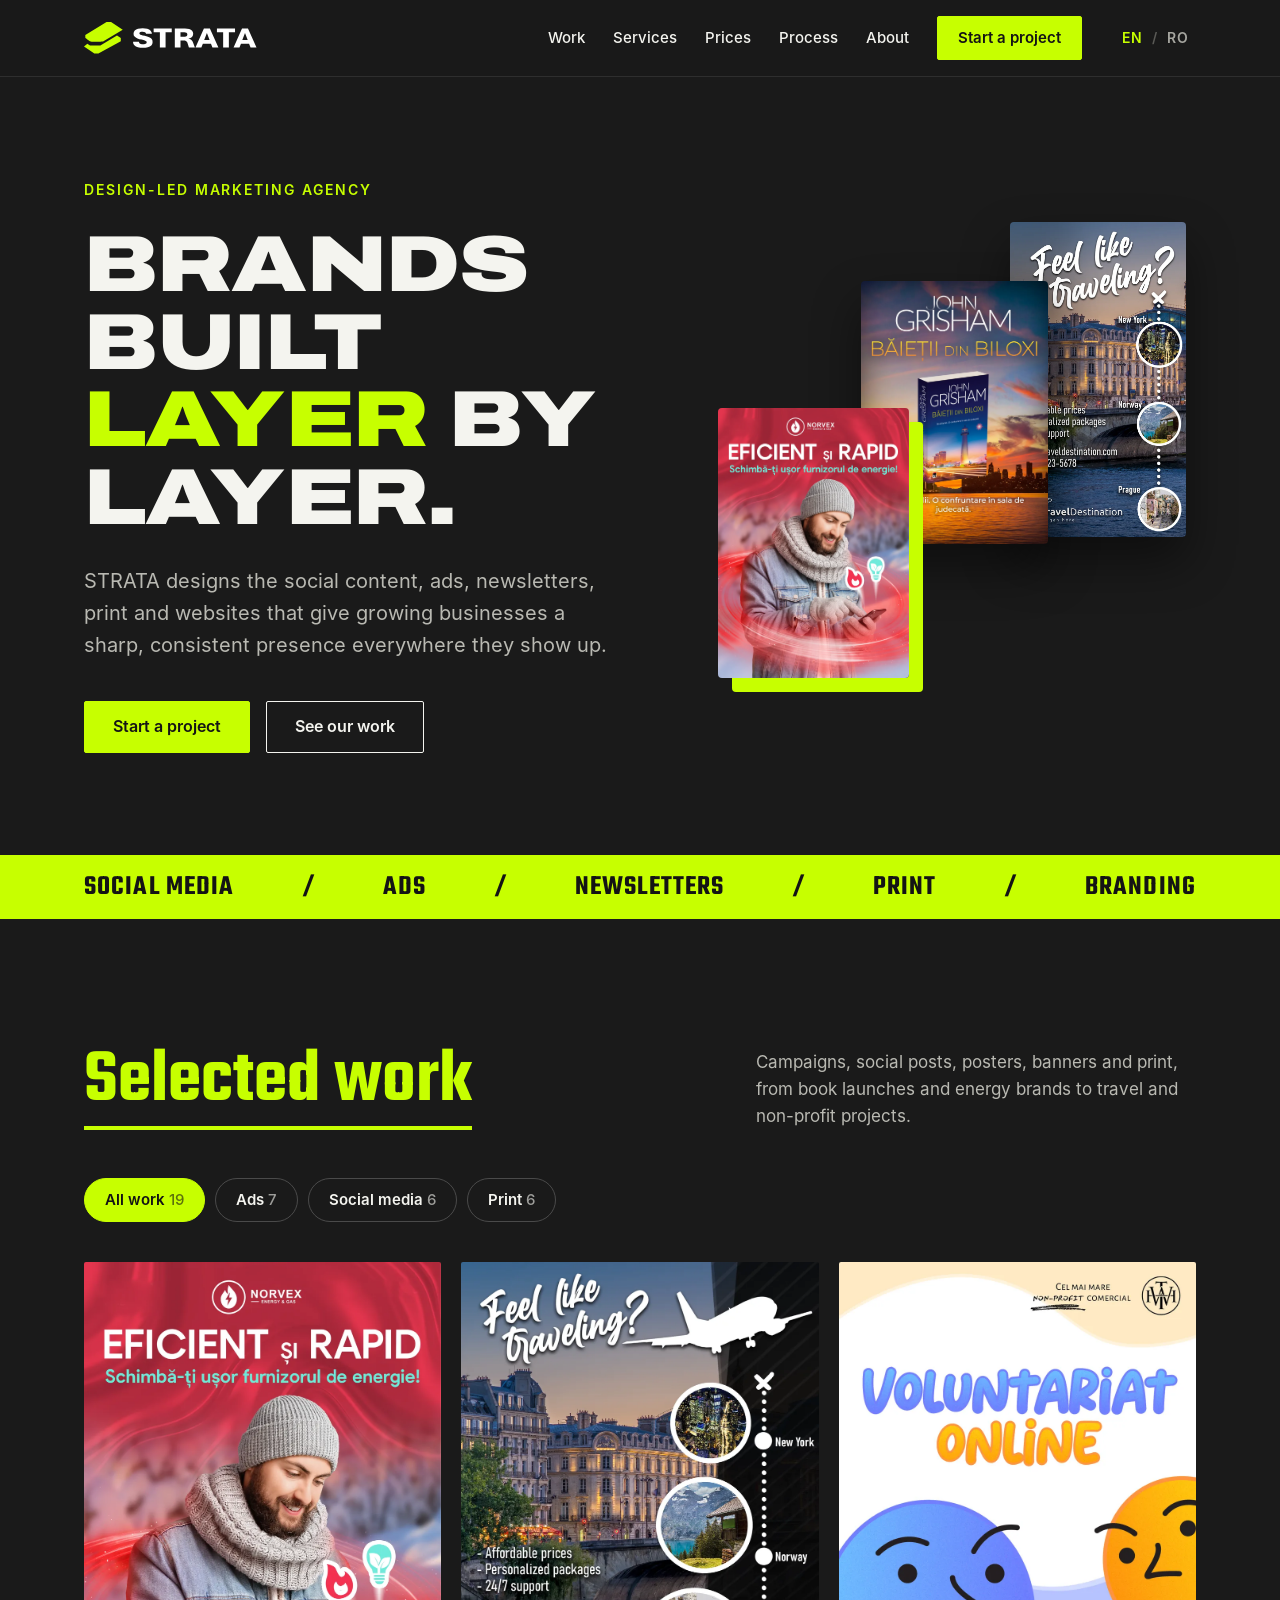
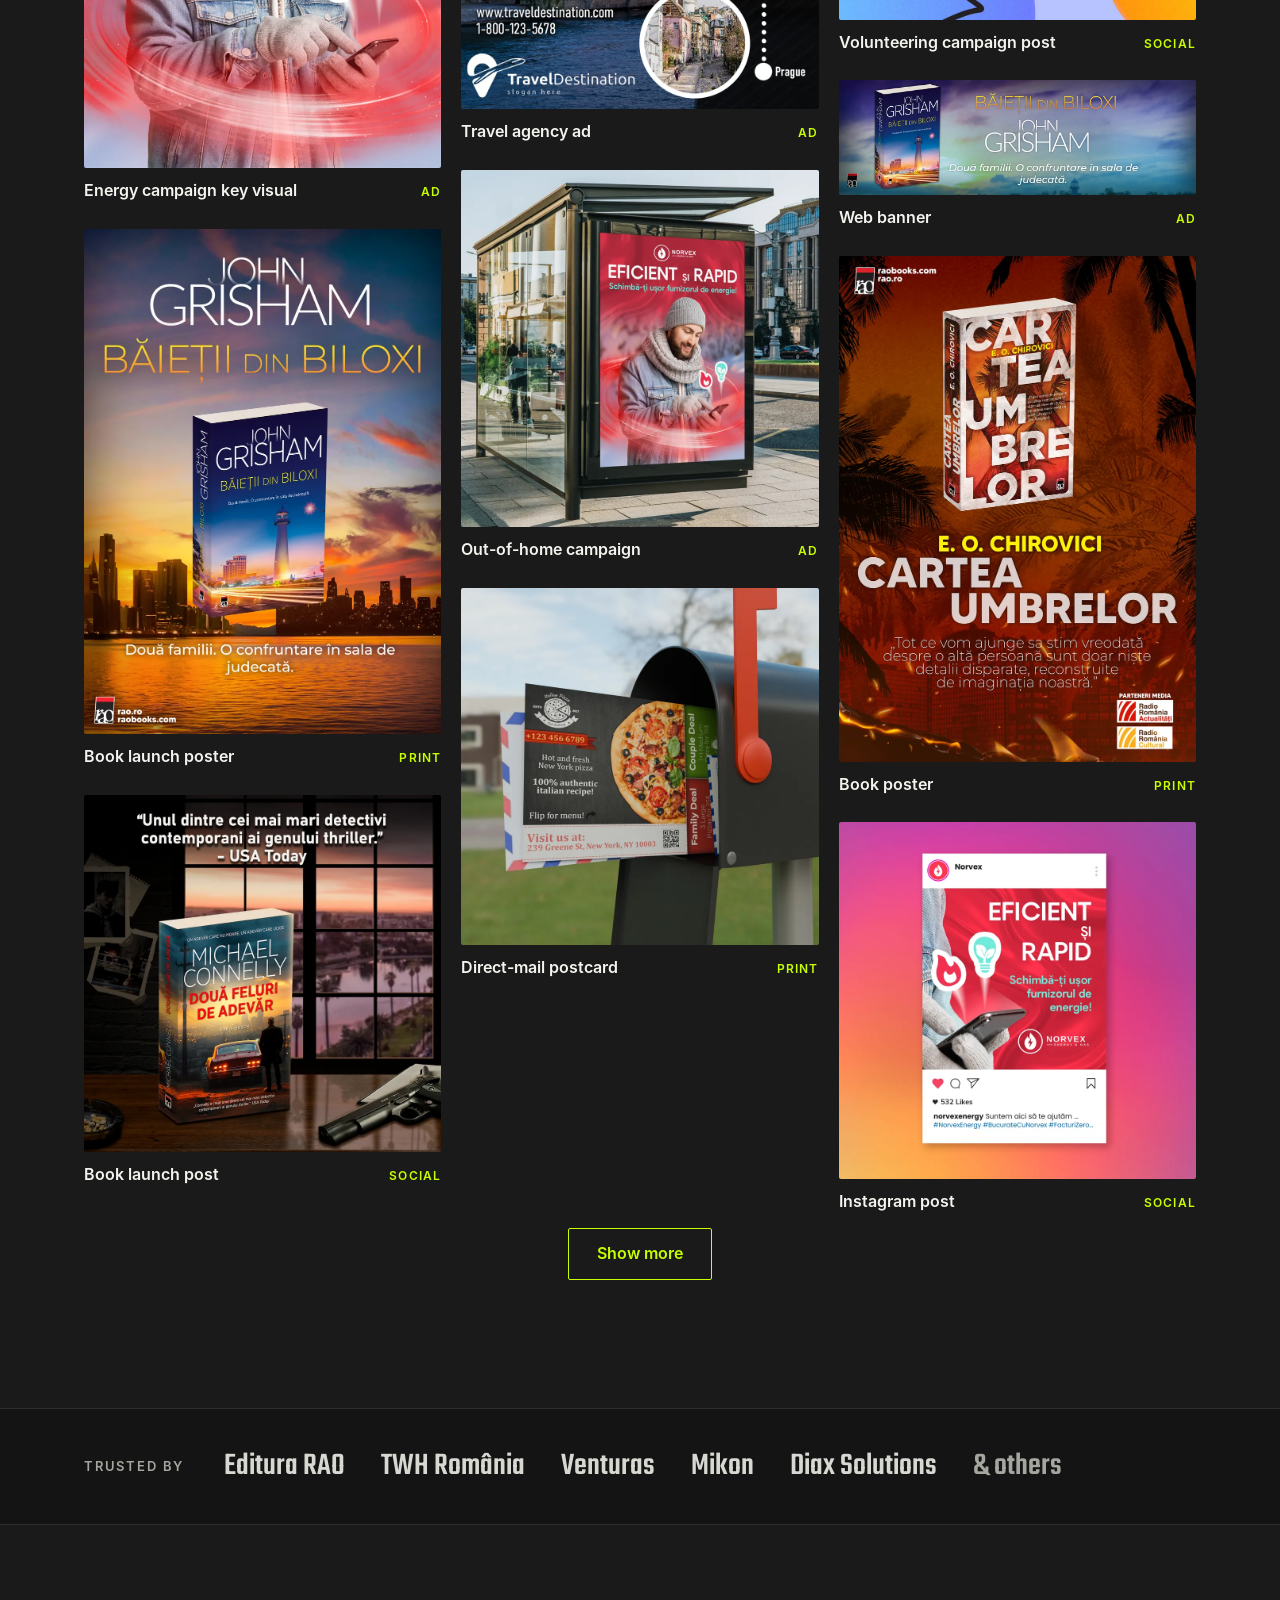
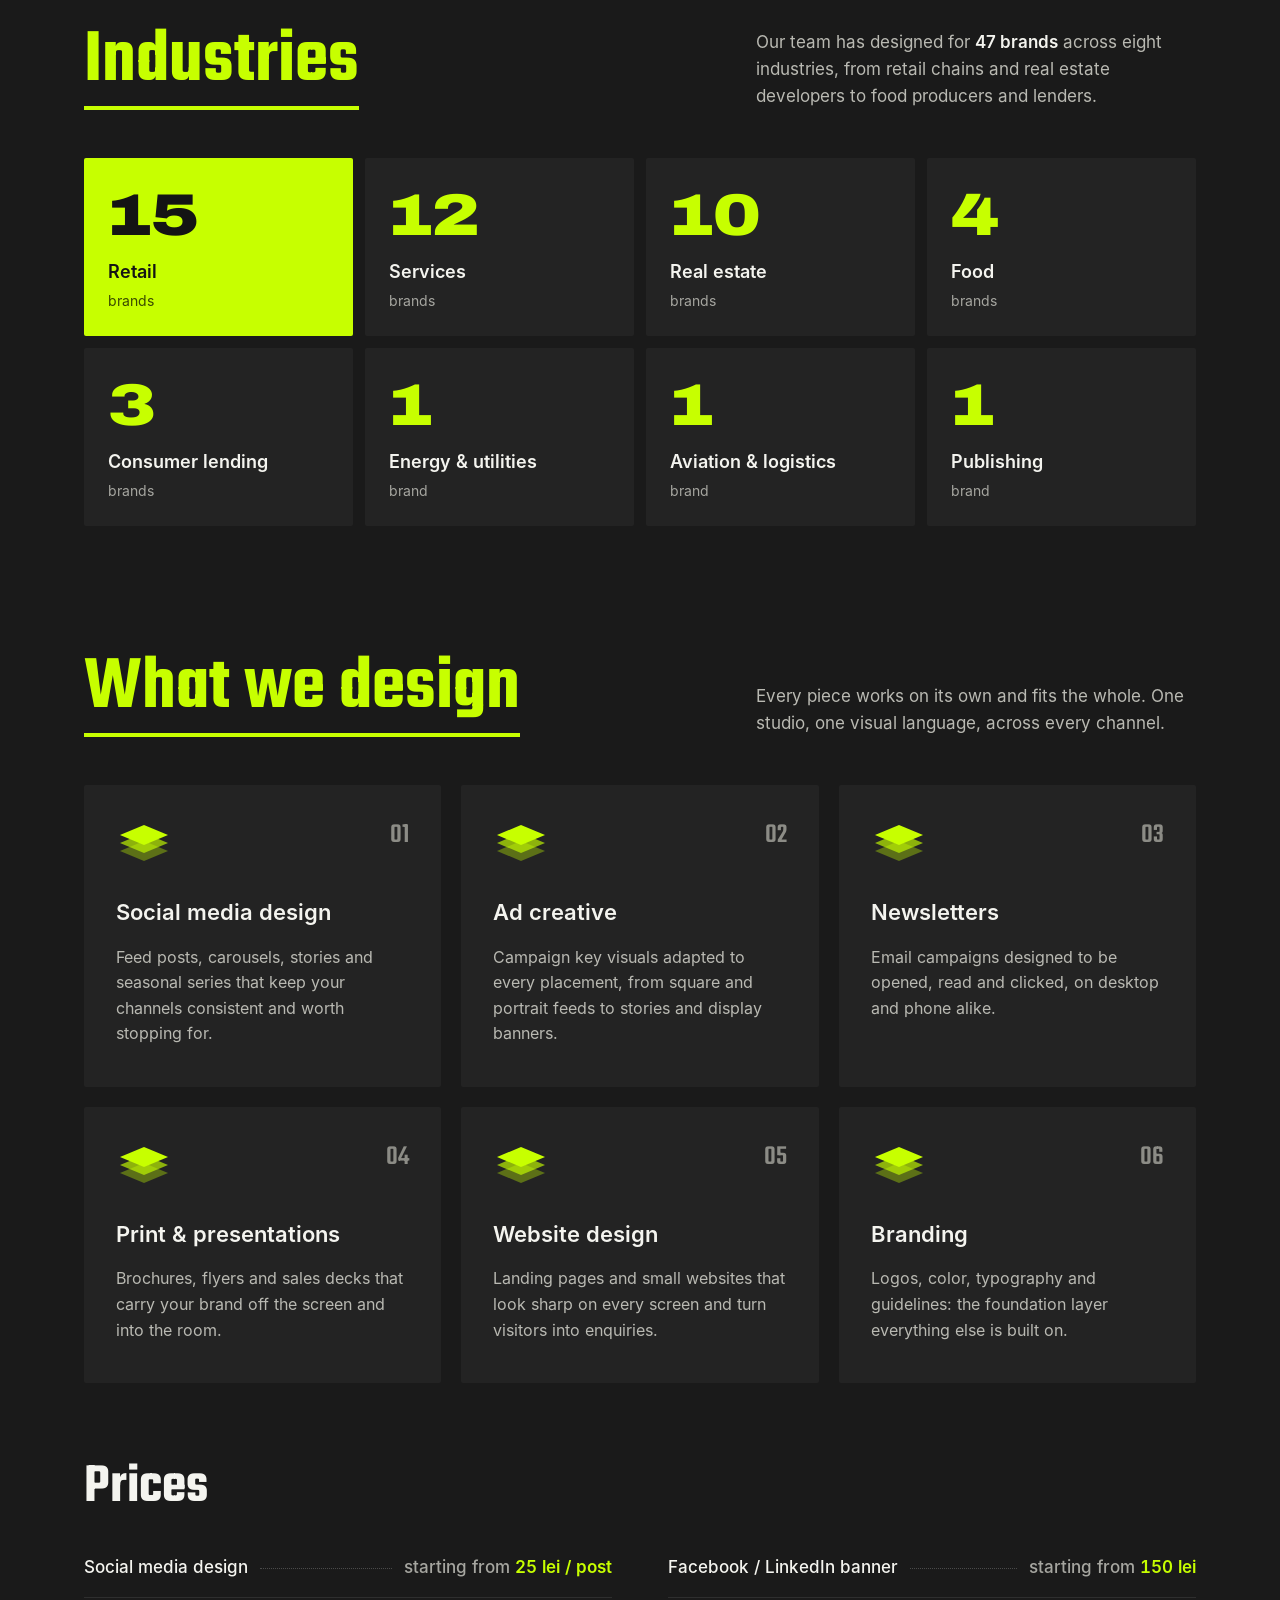
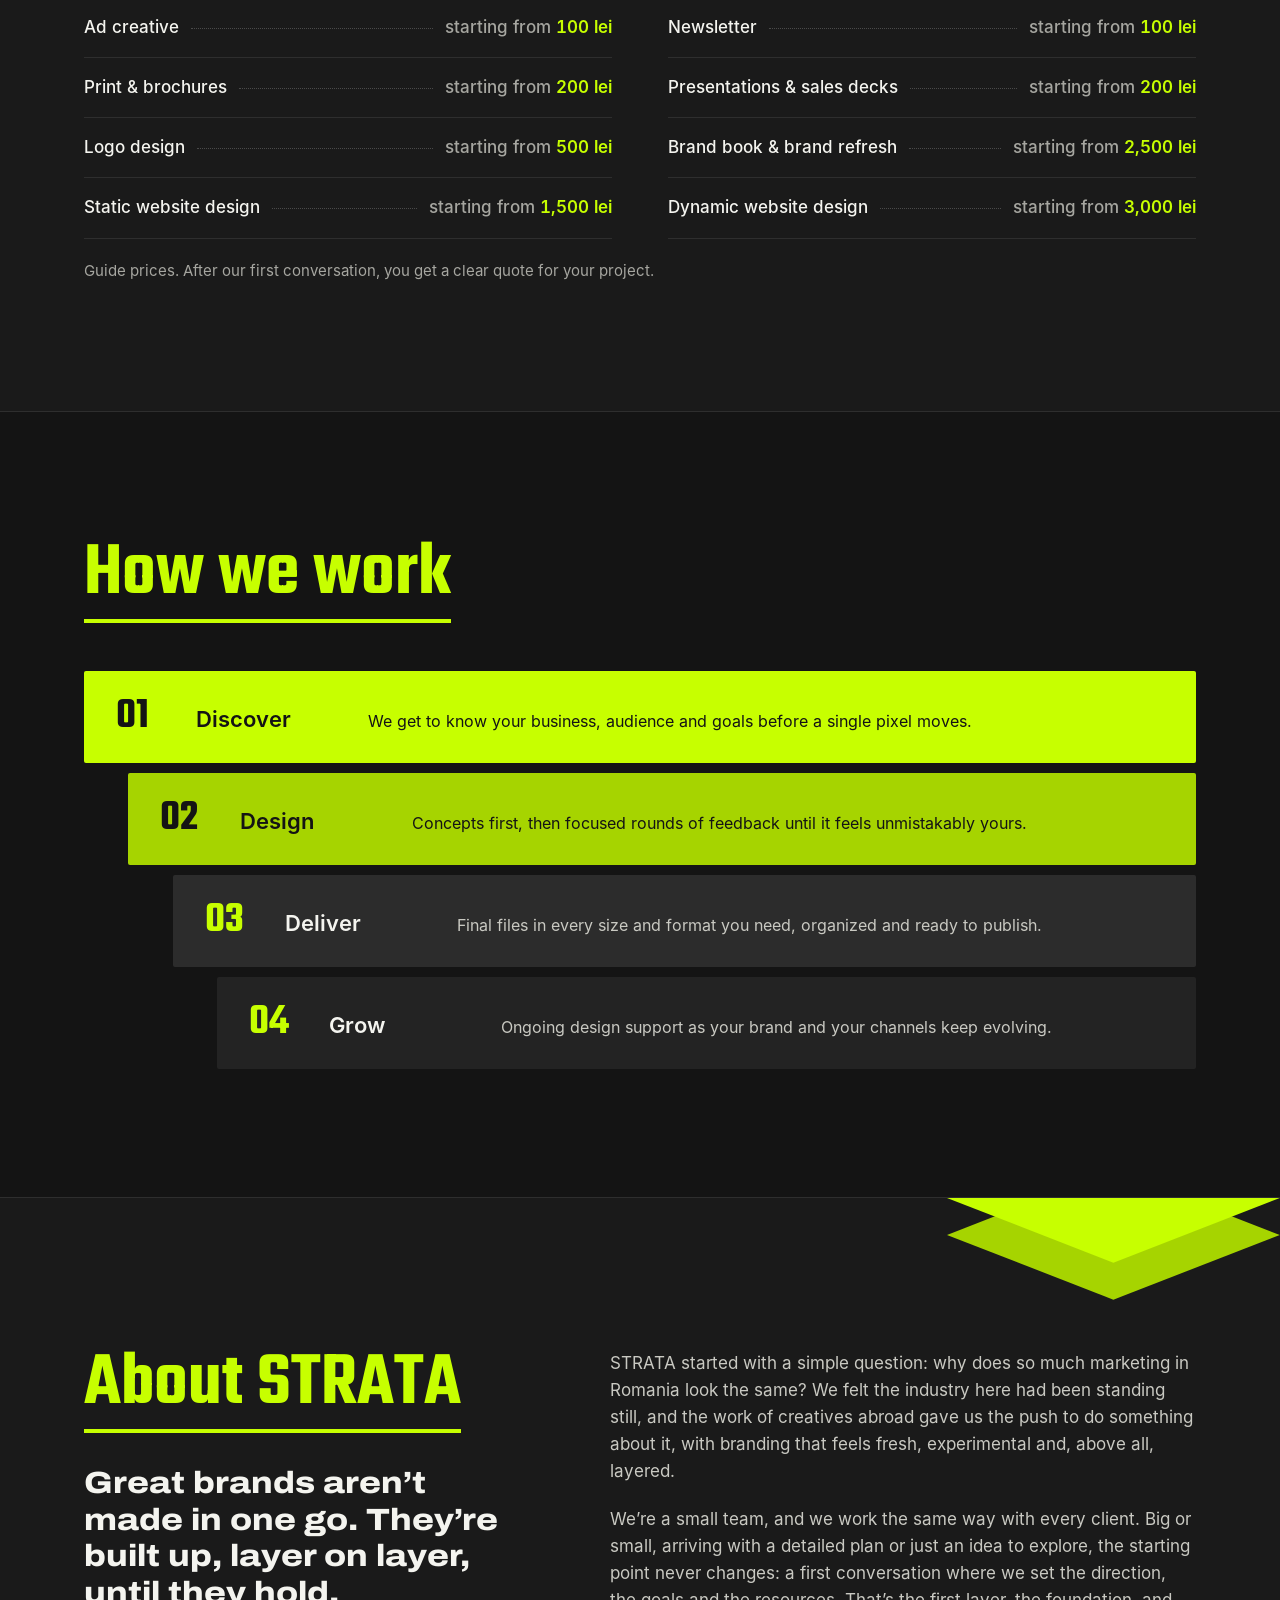
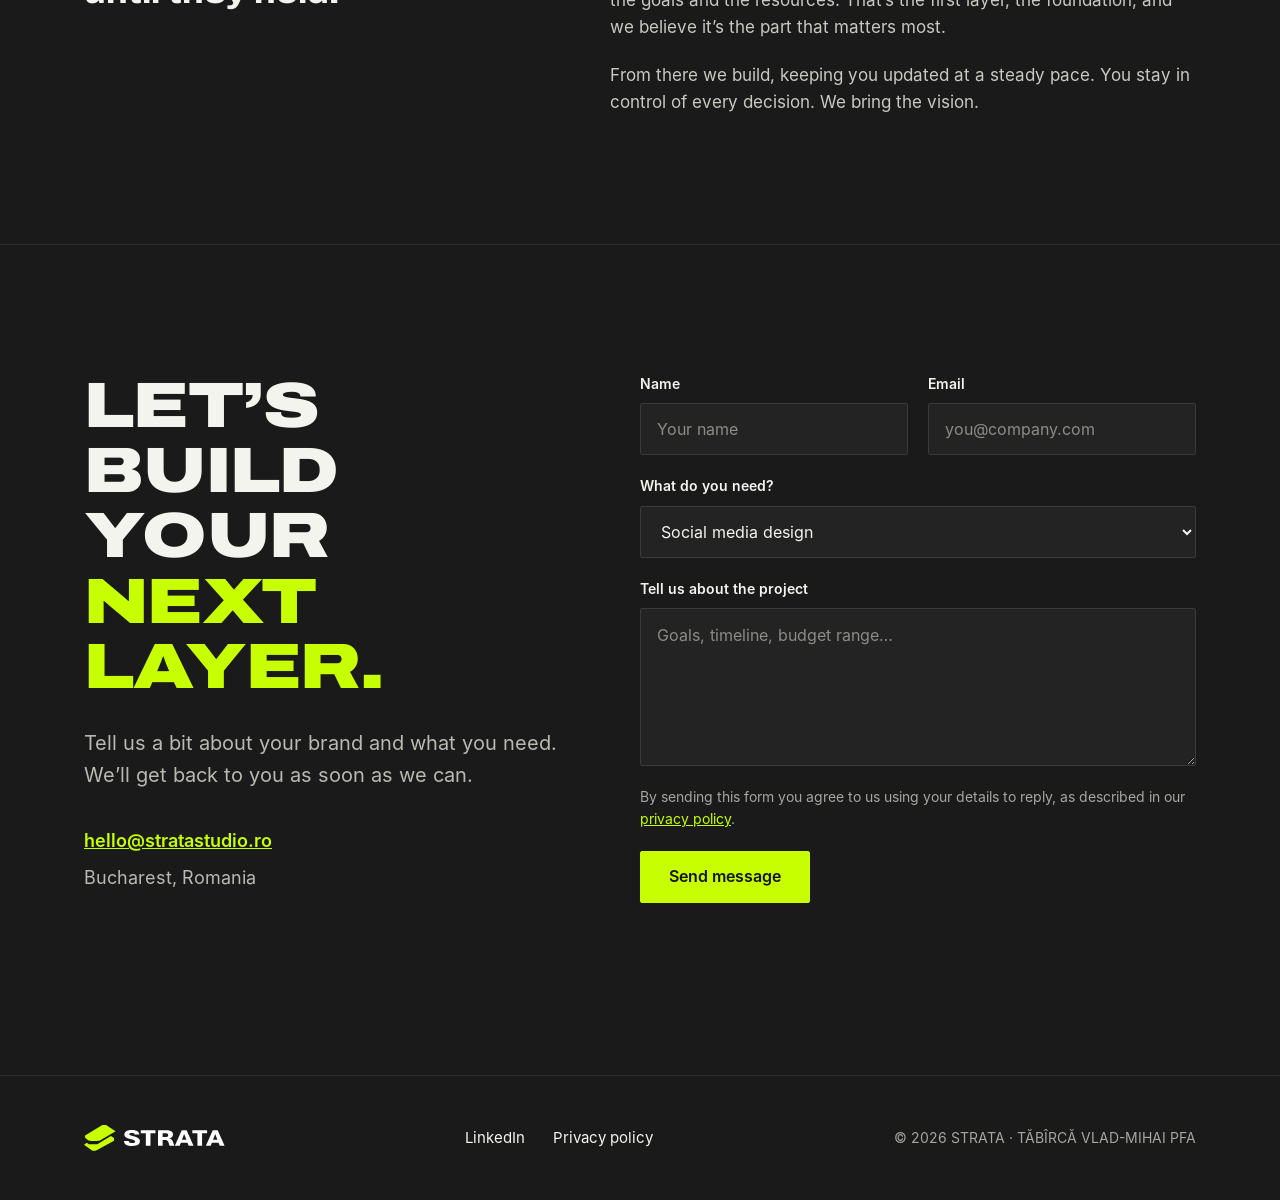
<file: index.html>
<!doctype html>
<html lang="en">
<head>
<meta charset="utf-8">
<meta name="viewport" content="width=device-width, initial-scale=1">
<title>STRATA — Design-led marketing agency in Bucharest</title>
<meta name="description" content="STRATA designs social media content, ads, newsletters, print, websites and branding that give growing businesses a sharp, consistent presence. Based in Bucharest, Romania.">
<meta name="theme-color" content="#1A1A1A">
<link rel="canonical" href="https://stratastudio.ro/">
<link rel="alternate" hreflang="en" href="https://stratastudio.ro/">
<link rel="alternate" hreflang="ro" href="https://stratastudio.ro/ro/">
<link rel="alternate" hreflang="x-default" href="https://stratastudio.ro/">
<meta property="og:type" content="website">
<meta property="og:locale" content="en_US">
<meta property="og:locale:alternate" content="ro_RO">
<meta property="og:title" content="STRATA — Brands built layer by layer">
<meta property="og:description" content="Design-led marketing agency: social media, ads, newsletters, print, websites and branding.">
<meta property="og:url" content="https://stratastudio.ro/">
<meta property="og:image" content="https://stratastudio.ro/img/brand/og-image.jpg">
<meta property="og:image:width" content="1200">
<meta property="og:image:height" content="630">
<meta name="twitter:card" content="summary_large_image">
<link rel="icon" href="favicon.svg" type="image/svg+xml">
<link rel="icon" href="favicon-32.png" sizes="32x32" type="image/png">
<link rel="apple-touch-icon" href="apple-touch-icon.png">
<link rel="preload" href="fonts/archivo-expanded-black.woff" as="font" type="font/woff" crossorigin>
<link rel="preload" href="fonts/inter-regular.woff" as="font" type="font/woff" crossorigin>
<link rel="stylesheet" href="css/style.css?v=20261123b">
<script src="js/main.js?v=20261123b" defer></script>
</head>
<body>
<a class="skip-link" href="#main">Skip to content</a>

<header class="site-header">
  <div class="container header-inner">
    <a class="brand" href="#top" aria-label="STRATA, back to top">
      <img src="img/brand/logo.svg" alt="STRATA" width="172" height="32">
    </a>
    <button class="menu-toggle" type="button" aria-expanded="false" aria-controls="site-nav" aria-label="Open menu">
      <svg class="icon-open" width="22" height="22" viewBox="0 0 24 24" fill="none" stroke="currentColor" stroke-width="2" stroke-linecap="round" aria-hidden="true"><path d="M4 7h16M4 12h16M4 17h10"/></svg>
      <svg class="icon-close" width="22" height="22" viewBox="0 0 24 24" fill="none" stroke="currentColor" stroke-width="2" stroke-linecap="round" aria-hidden="true"><path d="M6 6l12 12M18 6L6 18"/></svg>
    </button>
    <nav id="site-nav" class="site-nav" aria-label="Main">
      <a href="#work">Work</a>
      <a href="#services">Services</a>
      <a href="#prices">Prices</a>
      <a href="#process">Process</a>
      <a href="#about">About</a>
      <a class="btn btn-primary btn-sm" href="#contact">Start a project</a>
    </nav>
    <nav class="lang-switch" aria-label="Language">
      <a href="./" hreflang="en" lang="en" aria-current="page" title="English">EN</a>
      <span aria-hidden="true">/</span>
      <a href="ro/" hreflang="ro" lang="ro" title="Română">RO</a>
    </nav>
  </div>
</header>

<main id="main">

<!-- HERO -->
<section id="top" class="hero">
  <div class="container hero-inner">
    <div class="hero-copy">
      <p class="eyebrow">Design-led marketing agency</p>
      <h1 class="display">Brands built <span class="lime">layer</span> by layer.</h1>
      <p class="lead">STRATA designs the social content, ads, newsletters, print and websites that give growing businesses a sharp, consistent presence everywhere they show up.</p>
      <div class="hero-actions">
        <a class="btn btn-primary" href="#contact">Start a project</a>
        <a class="btn btn-outline" href="#work">See our work</a>
      </div>
    </div>
    <div class="hero-art" aria-hidden="true">
      <div class="stack">
        <img class="stack-back" src="img/work/travel-story.webp" alt="" width="700" height="1244">
        <img class="stack-mid" src="img/work/biloxi-poster.webp" alt="" width="900" height="1273">
        <img class="stack-front" src="img/work/norvex-kv.webp" alt="" width="900" height="1273">
      </div>
    </div>
  </div>
</section>

<div class="strip">
  <div class="container strip-inner">
    <span>Social media</span><span aria-hidden="true">/</span><span>Ads</span><span aria-hidden="true">/</span><span>Newsletters</span><span aria-hidden="true">/</span><span>Print</span><span aria-hidden="true">/</span><span>Branding</span>
  </div>
</div>

<!-- WORK -->
<section id="work" class="section">
  <div class="container">
    <div class="section-head">
      <h2 class="section-title">Selected work</h2>
      <p class="section-intro">Campaigns, social posts, posters, banners and print, from book launches and energy brands to travel and non-profit projects.</p>
    </div>

    <div class="filters" role="group" aria-label="Filter work by type">
      <button type="button" class="chip" data-filter="all" aria-pressed="true">All work <span class="count"></span></button>
      <button type="button" class="chip" data-filter="ads" aria-pressed="false">Ads <span class="count"></span></button>
      <button type="button" class="chip" data-filter="social" aria-pressed="false">Social media <span class="count"></span></button>
      <button type="button" class="chip" data-filter="print" aria-pressed="false">Print <span class="count"></span></button>
    </div>

    <div class="work-grid" id="work-grid">
      <figure class="work-item" data-cat="ads"><img src="img/work/norvex-kv.webp" alt="Energy supplier campaign: a smiling man in winter clothes checking his phone on a red background" width="900" height="1273" loading="lazy"><figcaption><span>Energy campaign key visual</span><span class="tag">Ad</span></figcaption></figure>
      <figure class="work-item" data-cat="print"><img src="img/work/biloxi-poster.webp" alt="A4 poster for a John Grisham novel with a city skyline at sunset" width="900" height="1273" loading="lazy"><figcaption><span>Book launch poster</span><span class="tag">Print</span></figcaption></figure>
      <figure class="work-item" data-cat="social"><img src="img/work/truth-2.webp" alt="Instagram post: thriller book on a desk by a window at dusk, with a review quote" width="900" height="900" loading="lazy"><figcaption><span>Book launch post</span><span class="tag">Social</span></figcaption></figure>
      <figure class="work-item" data-cat="ads"><img src="img/work/travel-portrait.webp" alt="Travel agency ad: Feel like traveling? over a Paris riverside, with destination bubbles" width="900" height="1125" loading="lazy"><figcaption><span>Travel agency ad</span><span class="tag">Ad</span></figcaption></figure>
      <figure class="work-item" data-cat="ads"><img src="img/work/norvex-ooh.webp" alt="Energy campaign poster shown in a city bus shelter" width="900" height="900" loading="lazy"><figcaption><span>Out-of-home campaign</span><span class="tag">Ad</span></figcaption></figure>
      <figure class="work-item" data-cat="print"><img src="img/work/pizza-mail.webp" alt="Pizzeria direct-mail postcard sticking out of a red mailbox" width="900" height="900" loading="lazy"><figcaption><span>Direct-mail postcard</span><span class="tag">Print</span></figcaption></figure>
      <figure class="work-item" data-cat="social"><img src="img/work/twh-22.webp" alt="Colourful post announcing online volunteering with playful emoji faces" width="900" height="900" loading="lazy"><figcaption><span>Volunteering campaign post</span><span class="tag">Social</span></figcaption></figure>
      <figure class="work-item" data-cat="ads"><img src="img/work/biloxi-banner.webp" alt="Wide web banner for a John Grisham novel" width="1200" height="386" loading="lazy"><figcaption><span>Web banner</span><span class="tag">Ad</span></figcaption></figure>
      <figure class="work-item" data-cat="print"><img src="img/work/umbrelor-poster.webp" alt="A4 poster for a thriller with fiery orange typography and palm trees" width="900" height="1273" loading="lazy"><figcaption><span>Book poster</span><span class="tag">Print</span></figcaption></figure>
      <figure class="work-item" data-cat="social"><img src="img/work/norvex-ig.webp" alt="Energy campaign shown as an Instagram post on a gradient background" width="900" height="898" loading="lazy"><figcaption><span>Instagram post</span><span class="tag">Social</span></figcaption></figure>
      <figure class="work-item" data-cat="print"><img src="img/work/bookmarks.webp" alt="Two sides of a printed bookmark for a novel" width="900" height="1312" loading="lazy"><figcaption><span>Bookmark, front and back</span><span class="tag">Print</span></figcaption></figure>
      <figure class="work-item" data-cat="social"><img src="img/work/truth-3.webp" alt="Instagram post: thriller book glowing under a spotlight next to a pistol" width="900" height="900" loading="lazy"><figcaption><span>Book launch post</span><span class="tag">Social</span></figcaption></figure>
      <figure class="work-item" data-cat="ads"><img src="img/work/travel-story.webp" alt="Vertical travel agency story ad with a destination timeline" width="700" height="1244" loading="lazy"><figcaption><span>Story ad</span><span class="tag">Ad</span></figcaption></figure>
      <figure class="work-item" data-cat="print"><img src="img/work/flyer-mockup.webp" alt="Folded real estate flyer on a wooden desk next to a laptop" width="900" height="900" loading="lazy"><figcaption><span>Real estate flyer</span><span class="tag">Print</span></figcaption></figure>
      <figure class="work-item" data-cat="ads"><img src="img/work/umbrelor-banner.webp" alt="Wide orange web banner for a thriller novel" width="1200" height="386" loading="lazy"><figcaption><span>Web banner</span><span class="tag">Ad</span></figcaption></figure>
      <figure class="work-item" data-cat="social"><img src="img/work/twh-24.webp" alt="Post inviting people to learn social media management through volunteering" width="900" height="900" loading="lazy"><figcaption><span>Volunteering campaign post</span><span class="tag">Social</span></figcaption></figure>
      <figure class="work-item" data-cat="print"><img src="img/work/pizza-front.webp" alt="Pizzeria postcard with a pizza, deals and a QR code" width="900" height="675" loading="lazy"><figcaption><span>Direct-mail postcard, front</span><span class="tag">Print</span></figcaption></figure>
      <figure class="work-item" data-cat="social"><img src="img/work/truth-4.webp" alt="Instagram post: thriller book on a dark desk lit by a lamp" width="900" height="900" loading="lazy"><figcaption><span>Book launch post</span><span class="tag">Social</span></figcaption></figure>
      <figure class="work-item" data-cat="ads"><img src="img/work/nasele-banner.webp" alt="Wide dark web banner for a historical novel" width="1200" height="386" loading="lazy"><figcaption><span>Web banner</span><span class="tag">Ad</span></figcaption></figure>
    </div>

    <div class="more-wrap">
      <button type="button" class="btn btn-outline-lime" id="show-more" aria-controls="work-grid" aria-expanded="false" hidden>Show more</button>
    </div>
  </div>
</section>

<!-- CLIENTS -->
<section class="clients" aria-label="Clients">
  <div class="container clients-inner">
    <p class="clients-label">Trusted by</p>
    <ul class="clients-list">
      <li>Editura RAO</li><li>TWH România</li><li>Venturas</li><li>Mikon</li><li>Diax Solutions</li><li class="muted">&amp; others</li>
    </ul>
  </div>
</section>

<!-- INDUSTRIES -->
<section id="industries" class="section industries" aria-label="Industries">
  <div class="container">
    <div class="section-head">
      <h2 class="section-title">Industries</h2>
      <p class="section-intro">Our team has designed for <strong>47 brands</strong> across eight industries, from retail chains and real estate developers to food producers and lenders.</p>
    </div>
    <ul class="industry-grid">
      <li class="industry"><span class="industry-num">15</span><span class="industry-name">Retail</span><span class="industry-unit">brands</span></li>
      <li class="industry"><span class="industry-num">12</span><span class="industry-name">Services</span><span class="industry-unit">brands</span></li>
      <li class="industry"><span class="industry-num">10</span><span class="industry-name">Real estate</span><span class="industry-unit">brands</span></li>
      <li class="industry"><span class="industry-num">4</span><span class="industry-name">Food</span><span class="industry-unit">brands</span></li>
      <li class="industry"><span class="industry-num">3</span><span class="industry-name">Consumer lending</span><span class="industry-unit">brands</span></li>
      <li class="industry"><span class="industry-num">1</span><span class="industry-name">Energy &amp; utilities</span><span class="industry-unit">brand</span></li>
      <li class="industry"><span class="industry-num">1</span><span class="industry-name">Aviation &amp; logistics</span><span class="industry-unit">brand</span></li>
      <li class="industry"><span class="industry-num">1</span><span class="industry-name">Publishing</span><span class="industry-unit">brand</span></li>
    </ul>
  </div>
</section>

<!-- SERVICES -->
<section id="services" class="section">
  <div class="container">
    <div class="section-head">
      <h2 class="section-title">What we design</h2>
      <p class="section-intro">Every piece works on its own and fits the whole. One studio, one visual language, across every channel.</p>
    </div>
    <div class="services">
      <details class="service" open>
        <summary><svg class="layers" width="56" height="48" viewBox="0 0 56 48" aria-hidden="true"><polygon points="4,30 28,20 52,30 28,40" opacity="0.35"/><polygon points="4,22 28,12 52,22 28,32" opacity="0.65"/><polygon points="4,14 28,4 52,14 28,24"/></svg><span class="num">01</span><h3>Social media design</h3><span class="plus" aria-hidden="true">+</span></summary>
        <p>Feed posts, carousels, stories and seasonal series that keep your channels consistent and worth stopping for.</p>
      </details>
      <details class="service" open>
        <summary><svg class="layers" width="56" height="48" viewBox="0 0 56 48" aria-hidden="true"><polygon points="4,30 28,20 52,30 28,40" opacity="0.35"/><polygon points="4,22 28,12 52,22 28,32" opacity="0.65"/><polygon points="4,14 28,4 52,14 28,24"/></svg><span class="num">02</span><h3>Ad creative</h3><span class="plus" aria-hidden="true">+</span></summary>
        <p>Campaign key visuals adapted to every placement, from square and portrait feeds to stories and display banners.</p>
      </details>
      <details class="service" open>
        <summary><svg class="layers" width="56" height="48" viewBox="0 0 56 48" aria-hidden="true"><polygon points="4,30 28,20 52,30 28,40" opacity="0.35"/><polygon points="4,22 28,12 52,22 28,32" opacity="0.65"/><polygon points="4,14 28,4 52,14 28,24"/></svg><span class="num">03</span><h3>Newsletters</h3><span class="plus" aria-hidden="true">+</span></summary>
        <p>Email campaigns designed to be opened, read and clicked, on desktop and phone alike.</p>
      </details>
      <details class="service" open>
        <summary><svg class="layers" width="56" height="48" viewBox="0 0 56 48" aria-hidden="true"><polygon points="4,30 28,20 52,30 28,40" opacity="0.35"/><polygon points="4,22 28,12 52,22 28,32" opacity="0.65"/><polygon points="4,14 28,4 52,14 28,24"/></svg><span class="num">04</span><h3>Print &amp; presentations</h3><span class="plus" aria-hidden="true">+</span></summary>
        <p>Brochures, flyers and sales decks that carry your brand off the screen and into the room.</p>
      </details>
      <details class="service" open>
        <summary><svg class="layers" width="56" height="48" viewBox="0 0 56 48" aria-hidden="true"><polygon points="4,30 28,20 52,30 28,40" opacity="0.35"/><polygon points="4,22 28,12 52,22 28,32" opacity="0.65"/><polygon points="4,14 28,4 52,14 28,24"/></svg><span class="num">05</span><h3>Website design</h3><span class="plus" aria-hidden="true">+</span></summary>
        <p>Landing pages and small websites that look sharp on every screen and turn visitors into enquiries.</p>
      </details>
      <details class="service" open>
        <summary><svg class="layers" width="56" height="48" viewBox="0 0 56 48" aria-hidden="true"><polygon points="4,30 28,20 52,30 28,40" opacity="0.35"/><polygon points="4,22 28,12 52,22 28,32" opacity="0.65"/><polygon points="4,14 28,4 52,14 28,24"/></svg><span class="num">06</span><h3>Branding</h3><span class="plus" aria-hidden="true">+</span></summary>
        <p>Logos, color, typography and guidelines: the foundation layer everything else is built on.</p>
      </details>
    </div>
    <div class="prices" id="prices">
      <h3 class="prices-title">Prices</h3>
      <ul class="price-list">
        <li><span class="price-name">Social media design</span><span class="price-dots" aria-hidden="true"></span><span class="price"><span class="price-from">starting from</span> 25 lei / post</span></li>
        <li><span class="price-name">Facebook / LinkedIn banner</span><span class="price-dots" aria-hidden="true"></span><span class="price"><span class="price-from">starting from</span> 150 lei</span></li>
        <li><span class="price-name">Ad creative</span><span class="price-dots" aria-hidden="true"></span><span class="price"><span class="price-from">starting from</span> 100 lei</span></li>
        <li><span class="price-name">Newsletter</span><span class="price-dots" aria-hidden="true"></span><span class="price"><span class="price-from">starting from</span> 100 lei</span></li>
        <li><span class="price-name">Print &amp; brochures</span><span class="price-dots" aria-hidden="true"></span><span class="price"><span class="price-from">starting from</span> 200 lei</span></li>
        <li><span class="price-name">Presentations &amp; sales decks</span><span class="price-dots" aria-hidden="true"></span><span class="price"><span class="price-from">starting from</span> 200 lei</span></li>
        <li><span class="price-name">Logo design</span><span class="price-dots" aria-hidden="true"></span><span class="price"><span class="price-from">starting from</span> 500 lei</span></li>
        <li><span class="price-name">Brand book &amp; brand refresh</span><span class="price-dots" aria-hidden="true"></span><span class="price"><span class="price-from">starting from</span> 2,500 lei</span></li>
        <li><span class="price-name">Static website design</span><span class="price-dots" aria-hidden="true"></span><span class="price"><span class="price-from">starting from</span> 1,500 lei</span></li>
        <li><span class="price-name">Dynamic website design</span><span class="price-dots" aria-hidden="true"></span><span class="price"><span class="price-from">starting from</span> 3,000 lei</span></li>
      </ul>
      <p class="prices-note">Guide prices. After our first conversation, you get a clear quote for your project.</p>
    </div>
  </div>
</section>

<!-- PROCESS -->
<section id="process" class="section section-dark">
  <div class="container">
    <div class="section-head">
      <h2 class="section-title">How we work</h2>
    </div>
    <ol class="steps">
      <li class="step step-1"><span class="step-num">01</span><span class="step-name">Discover</span><span class="step-text">We get to know your business, audience and goals before a single pixel moves.</span></li>
      <li class="step step-2"><span class="step-num">02</span><span class="step-name">Design</span><span class="step-text">Concepts first, then focused rounds of feedback until it feels unmistakably yours.</span></li>
      <li class="step step-3"><span class="step-num">03</span><span class="step-name">Deliver</span><span class="step-text">Final files in every size and format you need, organized and ready to publish.</span></li>
      <li class="step step-4"><span class="step-num">04</span><span class="step-name">Grow</span><span class="step-text">Ongoing design support as your brand and your channels keep evolving.</span></li>
    </ol>
  </div>
</section>

<!-- ABOUT -->
<section id="about" class="section about">
  <svg class="about-layers" viewBox="0 0 360 220" aria-hidden="true"><polygon points="0,40 180,-30 360,40 180,110" fill="#A6D400"/><polygon points="0,0 180,-70 360,0 180,70" fill="#C7FF00"/></svg>
  <div class="container about-inner">
    <div class="about-head">
      <h2 class="section-title">About STRATA</h2>
      <p class="quote">Great brands aren’t made in one go. They’re built up, layer on layer, until they hold.</p>
    </div>
    <div class="about-body">
      <p>STRATA started with a simple question: why does so much marketing in Romania look the same? We felt the industry here had been standing still, and the work of creatives abroad gave us the push to do something about it, with branding that feels fresh, experimental and, above all, layered.</p>
      <p>We’re a small team, and we work the same way with every client. Big or small, arriving with a detailed plan or just an idea to explore, the starting point never changes: a first conversation where we set the direction, the goals and the resources. That’s the first layer, the foundation, and we believe it’s the part that matters most.</p>
      <p>From there we build, keeping you updated at a steady pace. You stay in control of every decision. We bring the vision.</p>
    </div>
  </div>
</section>

<!-- CONTACT -->
<section id="contact" class="section contact">
  <div class="container contact-inner">
    <div class="contact-copy">
      <h2 class="display display-md">Let’s build your <span class="lime">next layer.</span></h2>
      <p class="lead">Tell us a bit about your brand and what you need. We’ll get back to you as soon as we can.</p>
      <div class="contact-details">
        <a href="mailto:hello@stratastudio.ro">hello@stratastudio.ro</a>
        <span>Bucharest, Romania</span>
      </div>
    </div>
    <form class="contact-form" id="contact-form" action="https://formspree.io/f/mnppkpod" method="POST" novalidate>
      <input type="hidden" name="language" value="en">
      <div class="field-row">
        <div class="field">
          <label for="c-name">Name</label>
          <input id="c-name" name="name" type="text" autocomplete="name" placeholder="Your name" required>
        </div>
        <div class="field">
          <label for="c-email">Email</label>
          <input id="c-email" name="email" type="email" autocomplete="email" placeholder="you@company.com" required>
        </div>
      </div>
      <div class="field">
        <label for="c-service">What do you need?</label>
        <select id="c-service" name="service">
          <option>Social media design</option>
          <option>Ad creative</option>
          <option>Newsletters</option>
          <option>Print &amp; brochures</option>
          <option>Presentations &amp; sales decks</option>
          <option>Website design</option>
          <option>Branding</option>
          <option>Something else</option>
        </select>
      </div>
      <div class="field">
        <label for="c-msg">Tell us about the project</label>
        <textarea id="c-msg" name="message" rows="5" placeholder="Goals, timeline, budget range…" required></textarea>
      </div>
      <div class="hp" aria-hidden="true">
        <label for="c-company">Leave this empty</label>
        <input id="c-company" name="_gotcha" type="text" tabindex="-1" autocomplete="off">
      </div>
      <p class="consent">By sending this form you agree to us using your details to reply, as described in our <a href="privacy.html">privacy policy</a>.</p>
      <button class="btn btn-primary" type="submit">Send message</button>
      <p class="form-status" id="form-status" role="status" aria-live="polite"></p>
    </form>
  </div>
</section>

</main>

<footer class="site-footer">
  <div class="container footer-inner">
    <img src="img/brand/logo.svg" alt="STRATA" width="140" height="26">
    <nav class="footer-nav" aria-label="Footer">
      <a href="https://www.linkedin.com/company/strata-linkedin" target="_blank" rel="noopener">LinkedIn</a>
      <a href="privacy.html">Privacy policy</a>
    </nav>
    <p class="legal">© <span id="year">2026</span> STRATA · TĂBÎRCĂ VLAD-MIHAI PFA</p>
  </div>
</footer>
</body>
</html>
</file>
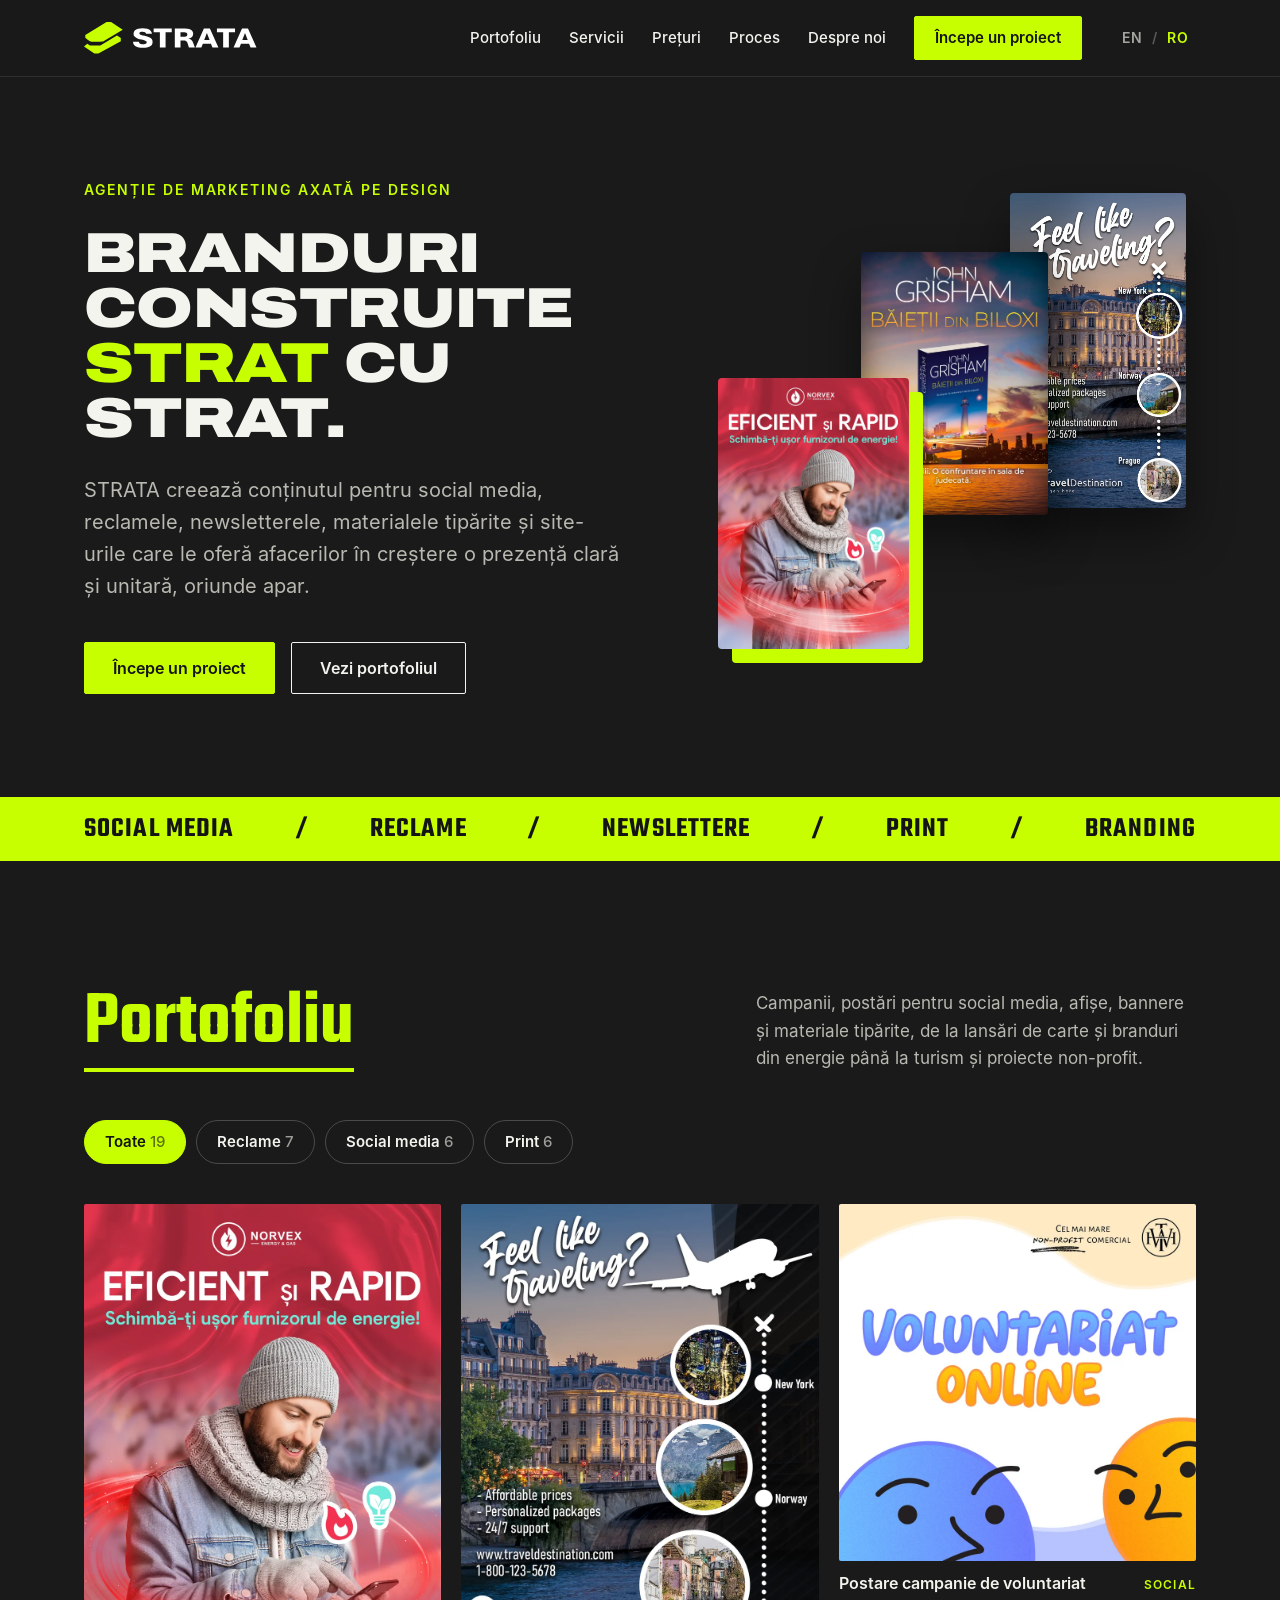
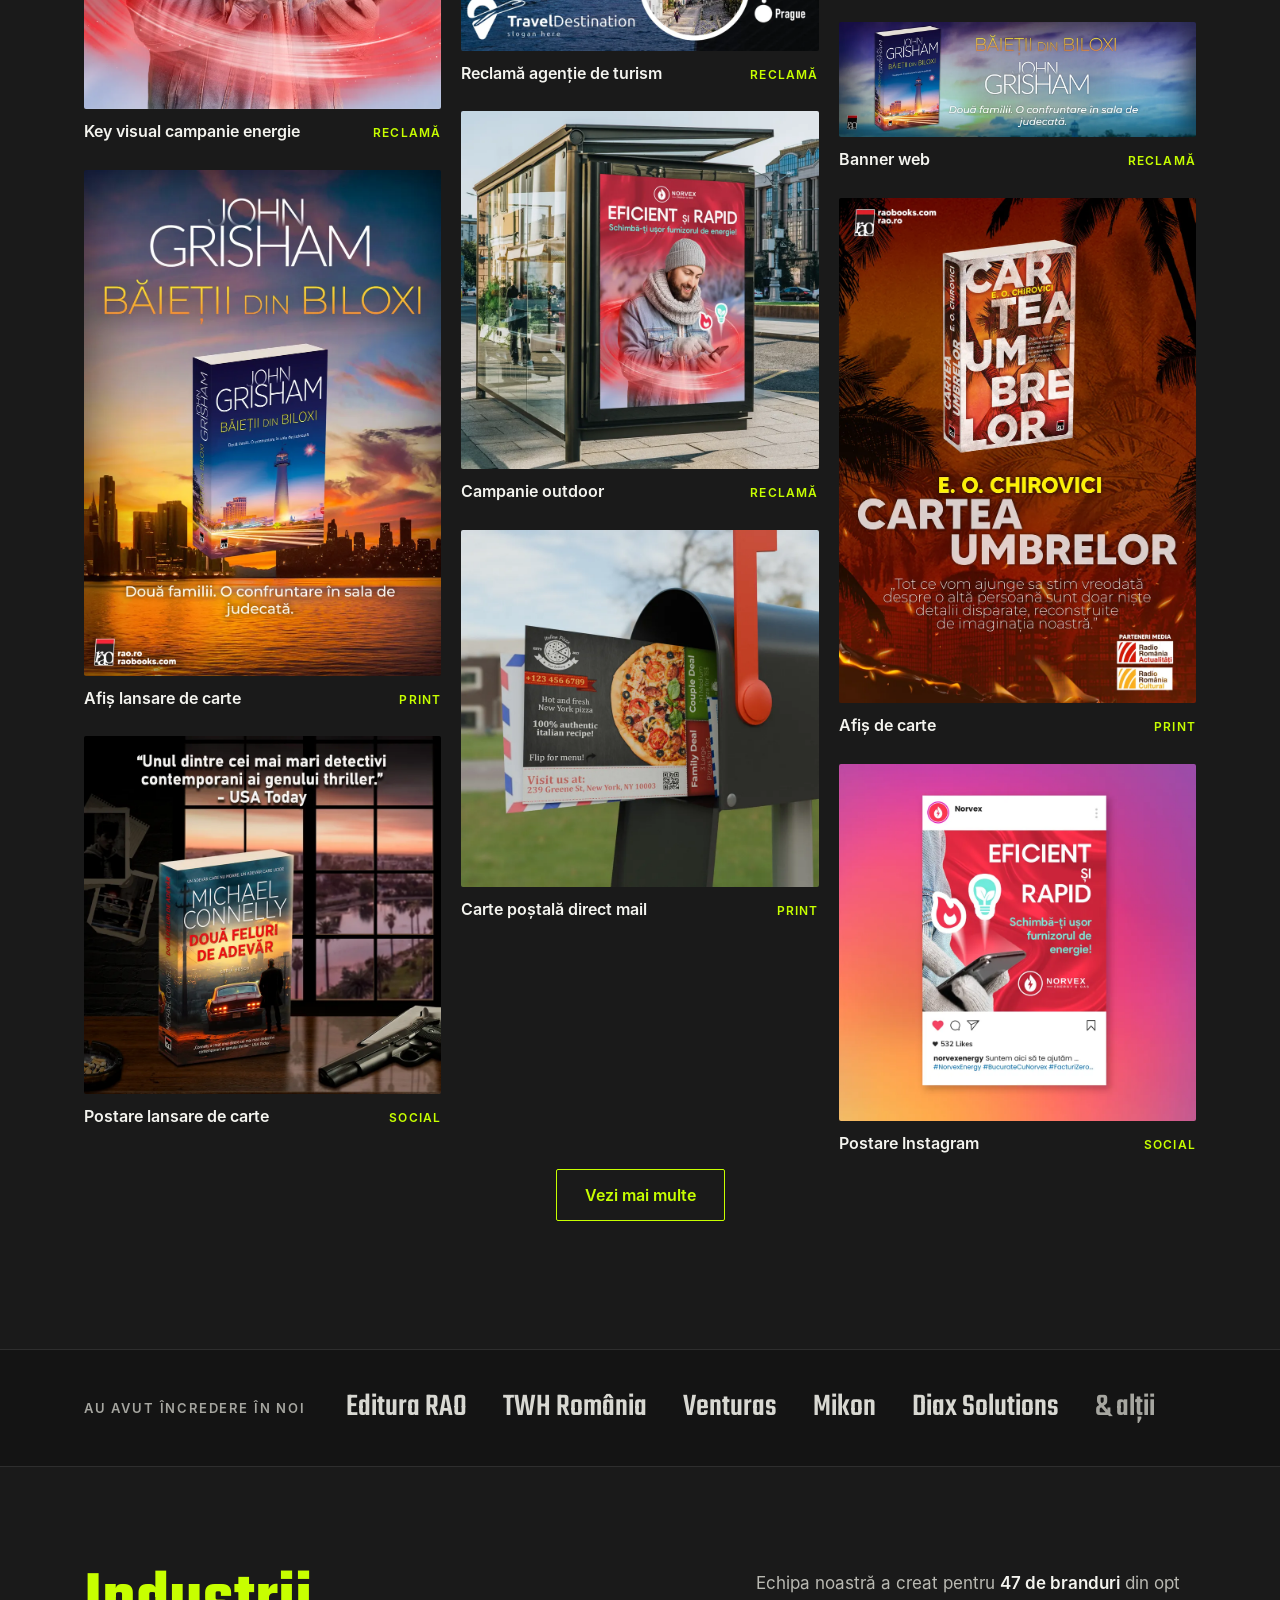
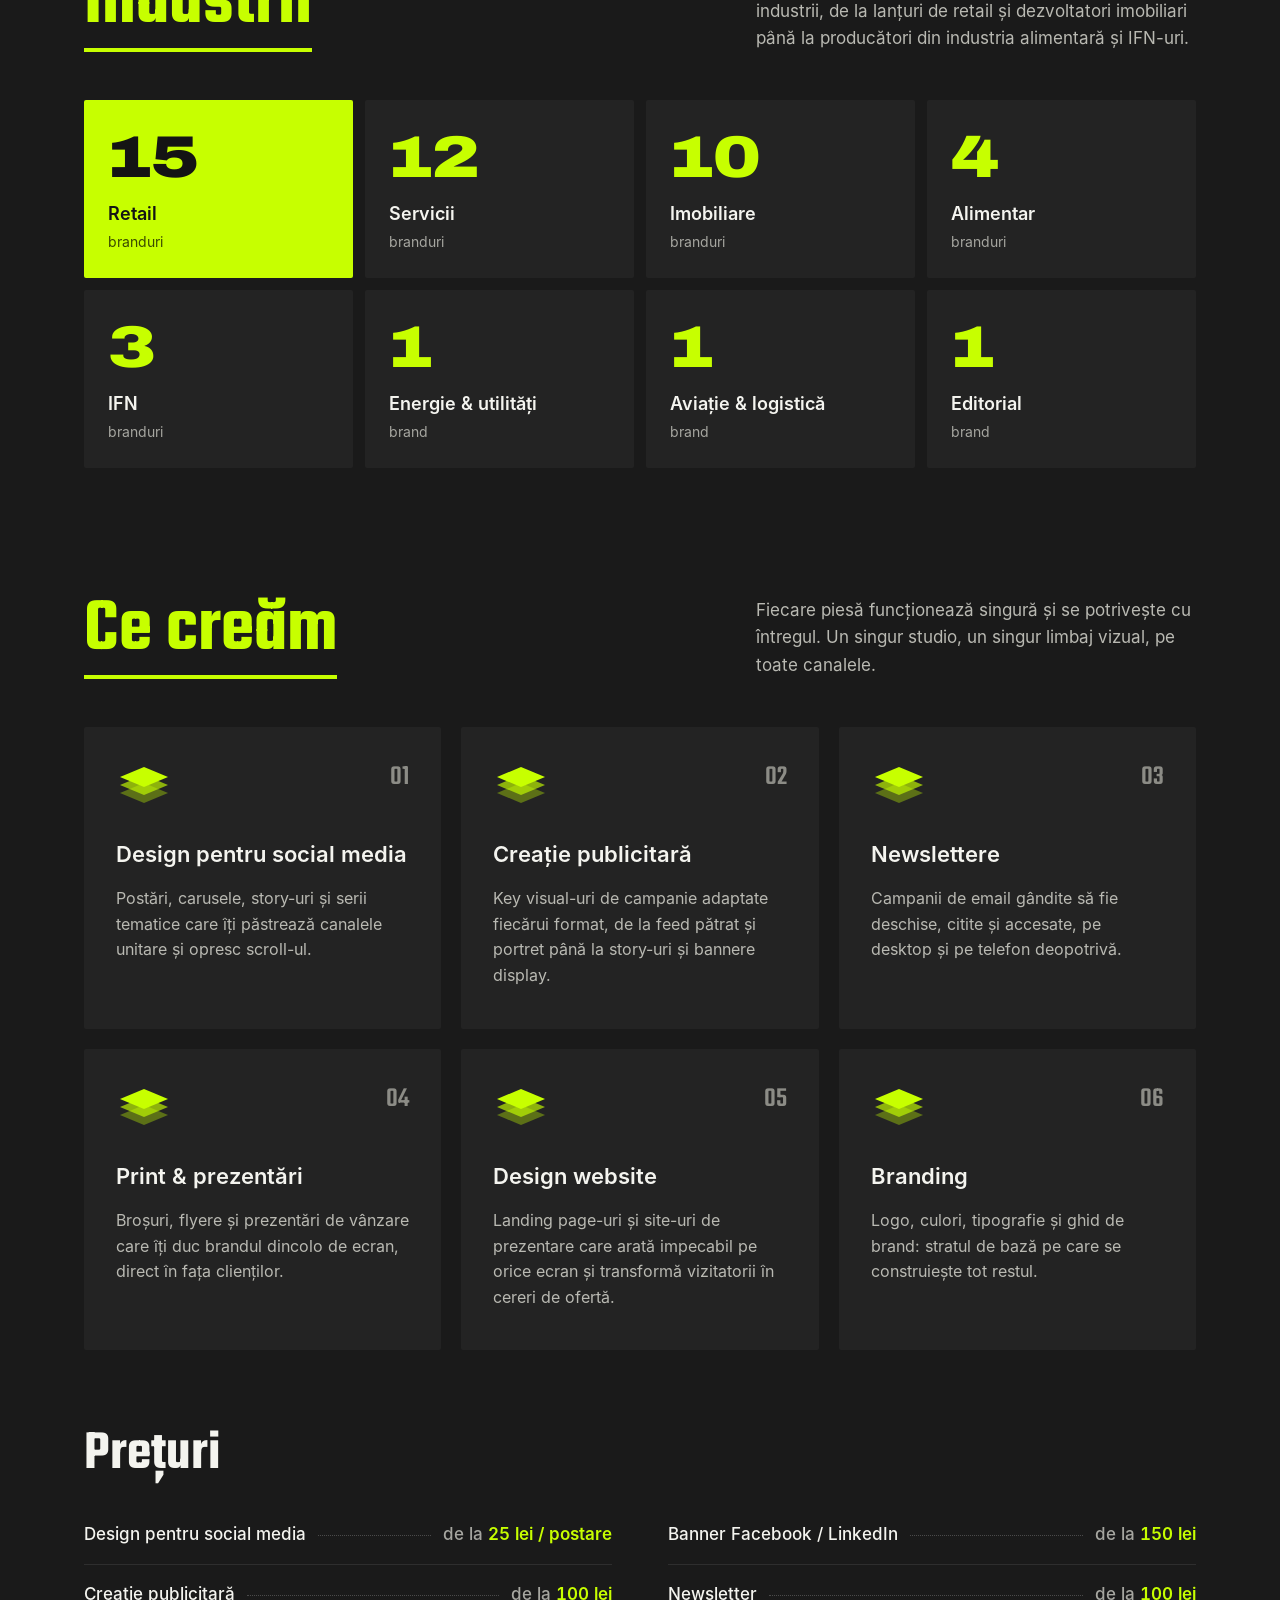
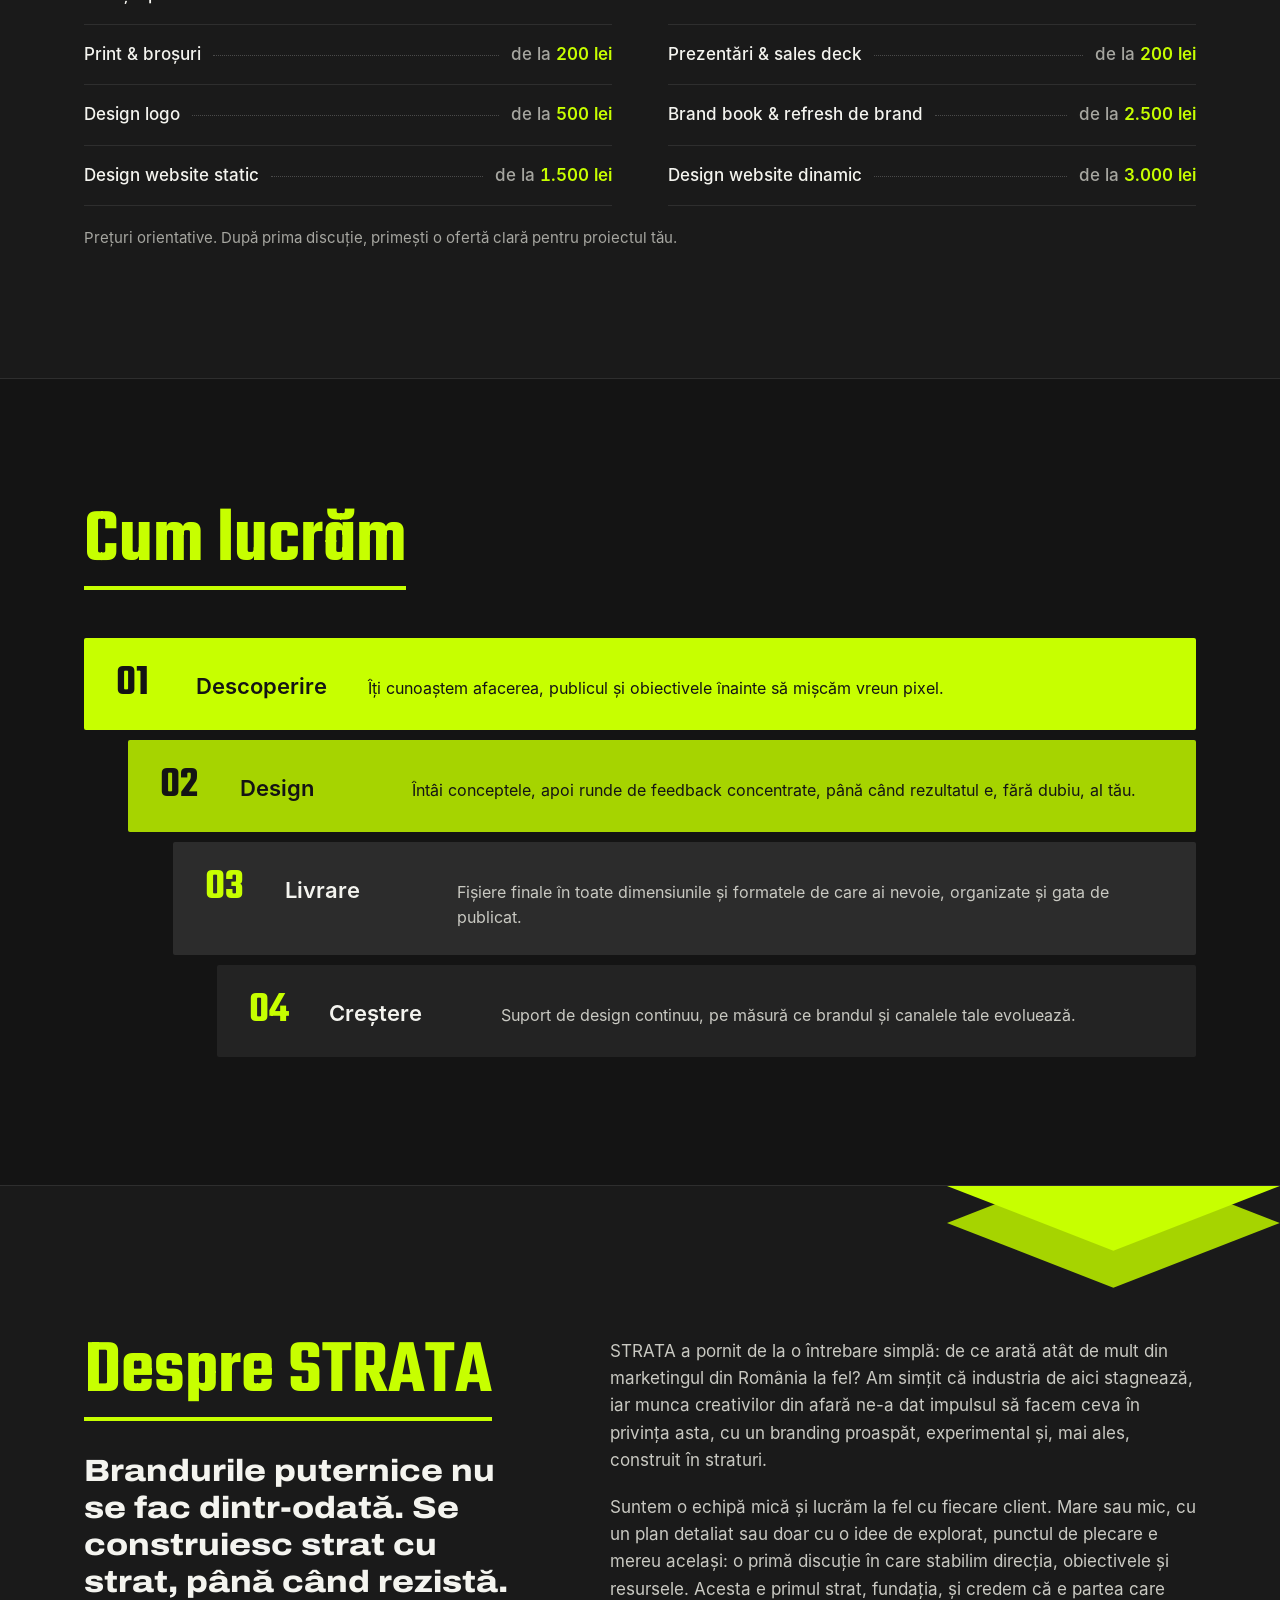
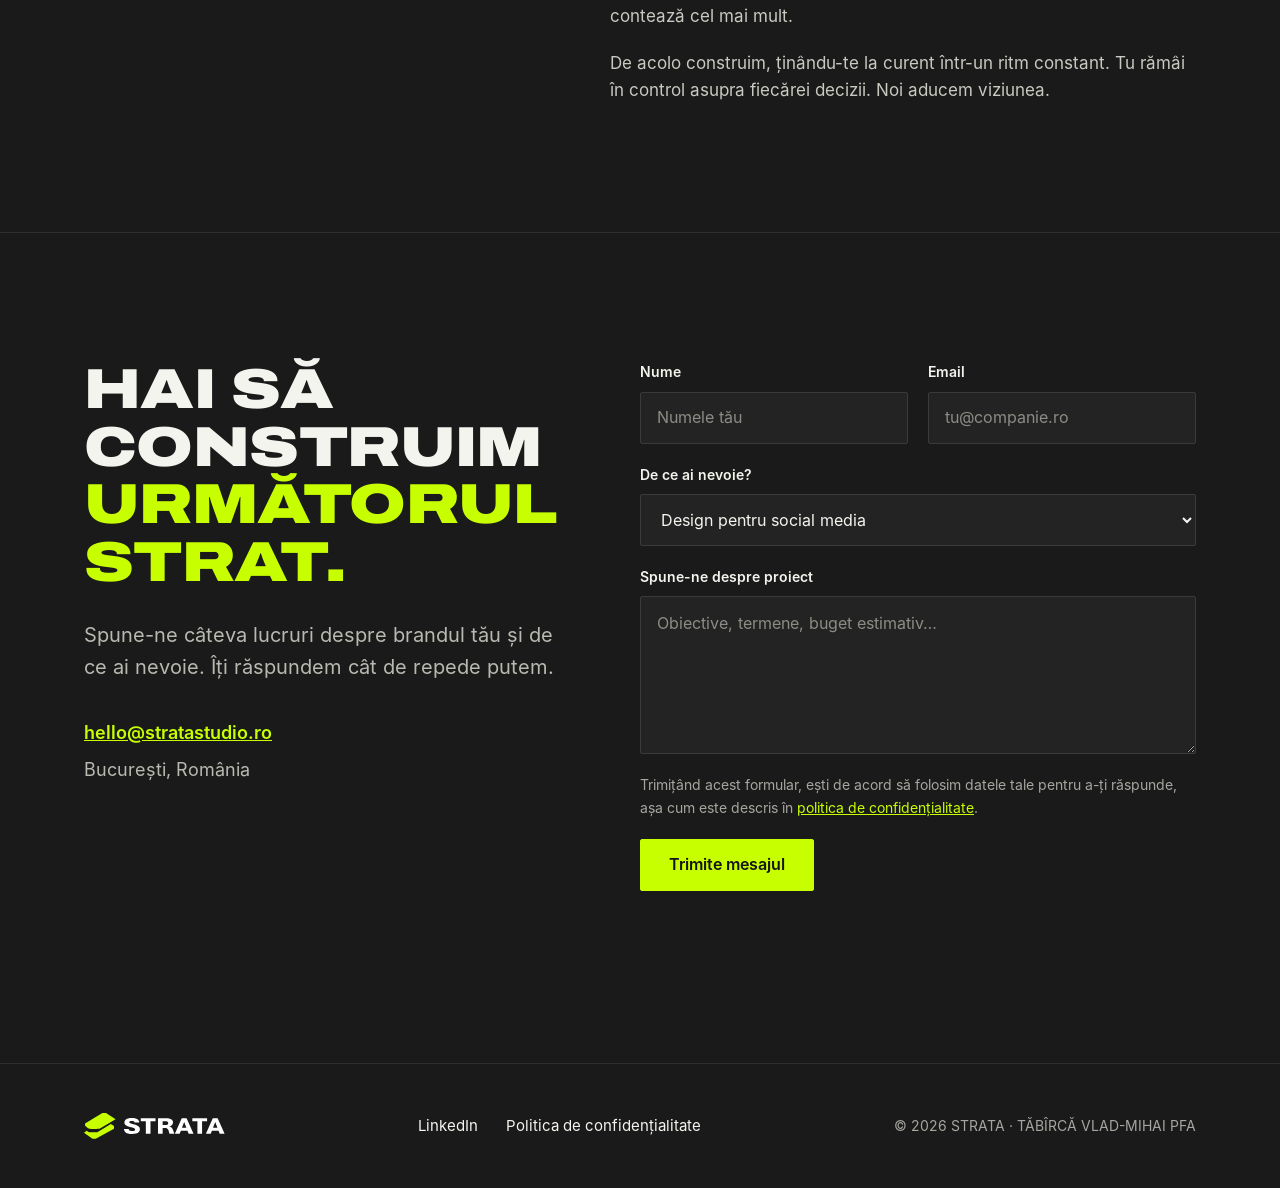
<file: ro/index.html>
<!doctype html>
<html lang="ro">
<head>
<meta charset="utf-8">
<meta name="viewport" content="width=device-width, initial-scale=1">
<title>STRATA — Agenție de marketing axată pe design, în București</title>
<meta name="description" content="STRATA creează conținut pentru social media, reclame, newslettere, materiale tipărite, site-uri și identitate de brand pentru afaceri în creștere. Cu sediul în București.">
<meta name="theme-color" content="#1A1A1A">
<link rel="canonical" href="https://stratastudio.ro/ro/">
<link rel="alternate" hreflang="en" href="https://stratastudio.ro/">
<link rel="alternate" hreflang="ro" href="https://stratastudio.ro/ro/">
<link rel="alternate" hreflang="x-default" href="https://stratastudio.ro/">
<meta property="og:type" content="website">
<meta property="og:locale" content="ro_RO">
<meta property="og:locale:alternate" content="en_US">
<meta property="og:title" content="STRATA — Branduri construite strat cu strat">
<meta property="og:description" content="Agenție de marketing axată pe design: social media, reclame, newslettere, print, website-uri și branding.">
<meta property="og:url" content="https://stratastudio.ro/ro/">
<meta property="og:image" content="https://stratastudio.ro/img/brand/og-image.jpg">
<meta property="og:image:width" content="1200">
<meta property="og:image:height" content="630">
<meta name="twitter:card" content="summary_large_image">
<link rel="icon" href="../favicon.svg" type="image/svg+xml">
<link rel="icon" href="../favicon-32.png" sizes="32x32" type="image/png">
<link rel="apple-touch-icon" href="../apple-touch-icon.png">
<link rel="preload" href="../fonts/archivo-expanded-black.woff" as="font" type="font/woff" crossorigin>
<link rel="preload" href="../fonts/inter-regular.woff" as="font" type="font/woff" crossorigin>
<link rel="stylesheet" href="../css/style.css?v=20261123b">
<script src="../js/main.js?v=20261123b" defer></script>
</head>
<body>
<a class="skip-link" href="#main">Sari la conținut</a>

<header class="site-header">
  <div class="container header-inner">
    <a class="brand" href="#top" aria-label="STRATA, înapoi sus">
      <img src="../img/brand/logo.svg" alt="STRATA" width="172" height="32">
    </a>
    <button class="menu-toggle" type="button" aria-expanded="false" aria-controls="site-nav" aria-label="Deschide meniul">
      <svg class="icon-open" width="22" height="22" viewBox="0 0 24 24" fill="none" stroke="currentColor" stroke-width="2" stroke-linecap="round" aria-hidden="true"><path d="M4 7h16M4 12h16M4 17h10"/></svg>
      <svg class="icon-close" width="22" height="22" viewBox="0 0 24 24" fill="none" stroke="currentColor" stroke-width="2" stroke-linecap="round" aria-hidden="true"><path d="M6 6l12 12M18 6L6 18"/></svg>
    </button>
    <nav id="site-nav" class="site-nav" aria-label="Principal">
      <a href="#work">Portofoliu</a>
      <a href="#services">Servicii</a>
      <a href="#prices">Prețuri</a>
      <a href="#process">Proces</a>
      <a href="#about">Despre noi</a>
      <a class="btn btn-primary btn-sm" href="#contact">Începe un proiect</a>
    </nav>
    <nav class="lang-switch" aria-label="Limbă">
      <a href="../" hreflang="en" lang="en" title="English">EN</a>
      <span aria-hidden="true">/</span>
      <a href="./" hreflang="ro" lang="ro" aria-current="page" title="Română">RO</a>
    </nav>
  </div>
</header>

<main id="main">

<!-- HERO -->
<section id="top" class="hero">
  <div class="container hero-inner">
    <div class="hero-copy">
      <p class="eyebrow">Agenție de marketing axată pe design</p>
      <h1 class="display display-long">Branduri construite <span class="lime">strat</span> cu strat.</h1>
      <p class="lead">STRATA creează conținutul pentru social media, reclamele, newsletterele, materialele tipărite și site-urile care le oferă afacerilor în creștere o prezență clară și unitară, oriunde apar.</p>
      <div class="hero-actions">
        <a class="btn btn-primary" href="#contact">Începe un proiect</a>
        <a class="btn btn-outline" href="#work">Vezi portofoliul</a>
      </div>
    </div>
    <div class="hero-art" aria-hidden="true">
      <div class="stack">
        <img class="stack-back" src="../img/work/travel-story.webp" alt="" width="700" height="1244">
        <img class="stack-mid" src="../img/work/biloxi-poster.webp" alt="" width="900" height="1273">
        <img class="stack-front" src="../img/work/norvex-kv.webp" alt="" width="900" height="1273">
      </div>
    </div>
  </div>
</section>

<div class="strip">
  <div class="container strip-inner">
    <span>Social media</span><span aria-hidden="true">/</span><span>Reclame</span><span aria-hidden="true">/</span><span>Newslettere</span><span aria-hidden="true">/</span><span>Print</span><span aria-hidden="true">/</span><span>Branding</span>
  </div>
</div>

<!-- PORTOFOLIU -->
<section id="work" class="section">
  <div class="container">
    <div class="section-head">
      <h2 class="section-title">Portofoliu</h2>
      <p class="section-intro">Campanii, postări pentru social media, afișe, bannere și materiale tipărite, de la lansări de carte și branduri din energie până la turism și proiecte non-profit.</p>
    </div>

    <div class="filters" role="group" aria-label="Filtrează lucrările după tip">
      <button type="button" class="chip" data-filter="all" aria-pressed="true">Toate <span class="count"></span></button>
      <button type="button" class="chip" data-filter="ads" aria-pressed="false">Reclame <span class="count"></span></button>
      <button type="button" class="chip" data-filter="social" aria-pressed="false">Social media <span class="count"></span></button>
      <button type="button" class="chip" data-filter="print" aria-pressed="false">Print <span class="count"></span></button>
    </div>

    <div class="work-grid" id="work-grid">
      <figure class="work-item" data-cat="ads"><img src="../img/work/norvex-kv.webp" alt="Campanie pentru un furnizor de energie: un bărbat zâmbitor, în haine de iarnă, se uită la telefon pe un fundal roșu" width="900" height="1273" loading="lazy"><figcaption><span>Key visual campanie energie</span><span class="tag">Reclamă</span></figcaption></figure>
      <figure class="work-item" data-cat="print"><img src="../img/work/biloxi-poster.webp" alt="Afiș A4 pentru un roman de John Grisham, cu silueta unui oraș la apus" width="900" height="1273" loading="lazy"><figcaption><span>Afiș lansare de carte</span><span class="tag">Print</span></figcaption></figure>
      <figure class="work-item" data-cat="social"><img src="../img/work/truth-2.webp" alt="Postare Instagram: un thriller pe un birou lângă fereastră, la amurg, cu un citat dintr-o recenzie" width="900" height="900" loading="lazy"><figcaption><span>Postare lansare de carte</span><span class="tag">Social</span></figcaption></figure>
      <figure class="work-item" data-cat="ads"><img src="../img/work/travel-portrait.webp" alt="Reclamă pentru o agenție de turism: Feel like traveling? deasupra unui chei din Paris, cu bule de destinații" width="900" height="1125" loading="lazy"><figcaption><span>Reclamă agenție de turism</span><span class="tag">Reclamă</span></figcaption></figure>
      <figure class="work-item" data-cat="ads"><img src="../img/work/norvex-ooh.webp" alt="Afișul campaniei de energie într-o stație de autobuz" width="900" height="900" loading="lazy"><figcaption><span>Campanie outdoor</span><span class="tag">Reclamă</span></figcaption></figure>
      <figure class="work-item" data-cat="print"><img src="../img/work/pizza-mail.webp" alt="Carte poștală direct mail pentru o pizzerie, ieșind dintr-o cutie poștală roșie" width="900" height="900" loading="lazy"><figcaption><span>Carte poștală direct mail</span><span class="tag">Print</span></figcaption></figure>
      <figure class="work-item" data-cat="social"><img src="../img/work/twh-22.webp" alt="Postare colorată care anunță voluntariat online, cu fețe emoji jucăușe" width="900" height="900" loading="lazy"><figcaption><span>Postare campanie de voluntariat</span><span class="tag">Social</span></figcaption></figure>
      <figure class="work-item" data-cat="ads"><img src="../img/work/biloxi-banner.webp" alt="Banner web lat pentru un roman de John Grisham" width="1200" height="386" loading="lazy"><figcaption><span>Banner web</span><span class="tag">Reclamă</span></figcaption></figure>
      <figure class="work-item" data-cat="print"><img src="../img/work/umbrelor-poster.webp" alt="Afiș A4 pentru un thriller, cu titlu portocaliu în flăcări și palmieri" width="900" height="1273" loading="lazy"><figcaption><span>Afiș de carte</span><span class="tag">Print</span></figcaption></figure>
      <figure class="work-item" data-cat="social"><img src="../img/work/norvex-ig.webp" alt="Campania de energie prezentată ca postare Instagram pe un fundal în degrade" width="900" height="898" loading="lazy"><figcaption><span>Postare Instagram</span><span class="tag">Social</span></figcaption></figure>
      <figure class="work-item" data-cat="print"><img src="../img/work/bookmarks.webp" alt="Cele două fețe ale unui semn de carte tipărit pentru un roman" width="900" height="1312" loading="lazy"><figcaption><span>Semn de carte, față și verso</span><span class="tag">Print</span></figcaption></figure>
      <figure class="work-item" data-cat="social"><img src="../img/work/truth-3.webp" alt="Postare Instagram: un thriller luminat de un reflector, lângă un pistol" width="900" height="900" loading="lazy"><figcaption><span>Postare lansare de carte</span><span class="tag">Social</span></figcaption></figure>
      <figure class="work-item" data-cat="ads"><img src="../img/work/travel-story.webp" alt="Reclamă story verticală pentru o agenție de turism, cu un traseu de destinații" width="700" height="1244" loading="lazy"><figcaption><span>Reclamă story</span><span class="tag">Reclamă</span></figcaption></figure>
      <figure class="work-item" data-cat="print"><img src="../img/work/flyer-mockup.webp" alt="Flyer imobiliar pliat pe un birou din lemn, lângă un laptop" width="900" height="900" loading="lazy"><figcaption><span>Flyer imobiliar</span><span class="tag">Print</span></figcaption></figure>
      <figure class="work-item" data-cat="ads"><img src="../img/work/umbrelor-banner.webp" alt="Banner web portocaliu, lat, pentru un thriller" width="1200" height="386" loading="lazy"><figcaption><span>Banner web</span><span class="tag">Reclamă</span></figcaption></figure>
      <figure class="work-item" data-cat="social"><img src="../img/work/twh-24.webp" alt="Postare care invită oamenii să învețe social media management prin voluntariat" width="900" height="900" loading="lazy"><figcaption><span>Postare campanie de voluntariat</span><span class="tag">Social</span></figcaption></figure>
      <figure class="work-item" data-cat="print"><img src="../img/work/pizza-front.webp" alt="Carte poștală pentru o pizzerie, cu pizza, oferte și un cod QR" width="900" height="675" loading="lazy"><figcaption><span>Carte poștală direct mail, față</span><span class="tag">Print</span></figcaption></figure>
      <figure class="work-item" data-cat="social"><img src="../img/work/truth-4.webp" alt="Postare Instagram: un thriller pe un birou întunecat, luminat de o veioză" width="900" height="900" loading="lazy"><figcaption><span>Postare lansare de carte</span><span class="tag">Social</span></figcaption></figure>
      <figure class="work-item" data-cat="ads"><img src="../img/work/nasele-banner.webp" alt="Banner web lat și întunecat pentru un roman istoric" width="1200" height="386" loading="lazy"><figcaption><span>Banner web</span><span class="tag">Reclamă</span></figcaption></figure>
    </div>

    <div class="more-wrap">
      <button type="button" class="btn btn-outline-lime" id="show-more" aria-controls="work-grid" aria-expanded="false" hidden>Vezi mai multe</button>
    </div>
  </div>
</section>

<!-- CLIENȚI -->
<section class="clients" aria-label="Clienți">
  <div class="container clients-inner">
    <p class="clients-label">Au avut încredere în noi</p>
    <ul class="clients-list">
      <li>Editura RAO</li><li>TWH România</li><li>Venturas</li><li>Mikon</li><li>Diax Solutions</li><li class="muted">&amp; alții</li>
    </ul>
  </div>
</section>

<!-- INDUSTRIES -->
<section id="industries" class="section industries" aria-label="Industrii">
  <div class="container">
    <div class="section-head">
      <h2 class="section-title">Industrii</h2>
      <p class="section-intro">Echipa noastră a creat pentru <strong>47 de branduri</strong> din opt industrii, de la lanțuri de retail și dezvoltatori imobiliari până la producători din industria alimentară și IFN-uri.</p>
    </div>
    <ul class="industry-grid">
      <li class="industry"><span class="industry-num">15</span><span class="industry-name">Retail</span><span class="industry-unit">branduri</span></li>
      <li class="industry"><span class="industry-num">12</span><span class="industry-name">Servicii</span><span class="industry-unit">branduri</span></li>
      <li class="industry"><span class="industry-num">10</span><span class="industry-name">Imobiliare</span><span class="industry-unit">branduri</span></li>
      <li class="industry"><span class="industry-num">4</span><span class="industry-name">Alimentar</span><span class="industry-unit">branduri</span></li>
      <li class="industry"><span class="industry-num">3</span><span class="industry-name">IFN</span><span class="industry-unit">branduri</span></li>
      <li class="industry"><span class="industry-num">1</span><span class="industry-name">Energie &amp; utilități</span><span class="industry-unit">brand</span></li>
      <li class="industry"><span class="industry-num">1</span><span class="industry-name">Aviație &amp; logistică</span><span class="industry-unit">brand</span></li>
      <li class="industry"><span class="industry-num">1</span><span class="industry-name">Editorial</span><span class="industry-unit">brand</span></li>
    </ul>
  </div>
</section>

<!-- SERVICII -->
<section id="services" class="section">
  <div class="container">
    <div class="section-head">
      <h2 class="section-title">Ce creăm</h2>
      <p class="section-intro">Fiecare piesă funcționează singură și se potrivește cu întregul. Un singur studio, un singur limbaj vizual, pe toate canalele.</p>
    </div>
    <div class="services">
      <details class="service" open>
        <summary><svg class="layers" width="56" height="48" viewBox="0 0 56 48" aria-hidden="true"><polygon points="4,30 28,20 52,30 28,40" opacity="0.35"/><polygon points="4,22 28,12 52,22 28,32" opacity="0.65"/><polygon points="4,14 28,4 52,14 28,24"/></svg><span class="num">01</span><h3>Design pentru social media</h3><span class="plus" aria-hidden="true">+</span></summary>
        <p>Postări, carusele, story-uri și serii tematice care îți păstrează canalele unitare și opresc scroll-ul.</p>
      </details>
      <details class="service" open>
        <summary><svg class="layers" width="56" height="48" viewBox="0 0 56 48" aria-hidden="true"><polygon points="4,30 28,20 52,30 28,40" opacity="0.35"/><polygon points="4,22 28,12 52,22 28,32" opacity="0.65"/><polygon points="4,14 28,4 52,14 28,24"/></svg><span class="num">02</span><h3>Creație publicitară</h3><span class="plus" aria-hidden="true">+</span></summary>
        <p>Key visual-uri de campanie adaptate fiecărui format, de la feed pătrat și portret până la story-uri și bannere display.</p>
      </details>
      <details class="service" open>
        <summary><svg class="layers" width="56" height="48" viewBox="0 0 56 48" aria-hidden="true"><polygon points="4,30 28,20 52,30 28,40" opacity="0.35"/><polygon points="4,22 28,12 52,22 28,32" opacity="0.65"/><polygon points="4,14 28,4 52,14 28,24"/></svg><span class="num">03</span><h3>Newslettere</h3><span class="plus" aria-hidden="true">+</span></summary>
        <p>Campanii de email gândite să fie deschise, citite și accesate, pe desktop și pe telefon deopotrivă.</p>
      </details>
      <details class="service" open>
        <summary><svg class="layers" width="56" height="48" viewBox="0 0 56 48" aria-hidden="true"><polygon points="4,30 28,20 52,30 28,40" opacity="0.35"/><polygon points="4,22 28,12 52,22 28,32" opacity="0.65"/><polygon points="4,14 28,4 52,14 28,24"/></svg><span class="num">04</span><h3>Print &amp; prezentări</h3><span class="plus" aria-hidden="true">+</span></summary>
        <p>Broșuri, flyere și prezentări de vânzare care îți duc brandul dincolo de ecran, direct în fața clienților.</p>
      </details>
      <details class="service" open>
        <summary><svg class="layers" width="56" height="48" viewBox="0 0 56 48" aria-hidden="true"><polygon points="4,30 28,20 52,30 28,40" opacity="0.35"/><polygon points="4,22 28,12 52,22 28,32" opacity="0.65"/><polygon points="4,14 28,4 52,14 28,24"/></svg><span class="num">05</span><h3>Design website</h3><span class="plus" aria-hidden="true">+</span></summary>
        <p>Landing page-uri și site-uri de prezentare care arată impecabil pe orice ecran și transformă vizitatorii în cereri de ofertă.</p>
      </details>
      <details class="service" open>
        <summary><svg class="layers" width="56" height="48" viewBox="0 0 56 48" aria-hidden="true"><polygon points="4,30 28,20 52,30 28,40" opacity="0.35"/><polygon points="4,22 28,12 52,22 28,32" opacity="0.65"/><polygon points="4,14 28,4 52,14 28,24"/></svg><span class="num">06</span><h3>Branding</h3><span class="plus" aria-hidden="true">+</span></summary>
        <p>Logo, culori, tipografie și ghid de brand: stratul de bază pe care se construiește tot restul.</p>
      </details>
    </div>
    <div class="prices" id="prices">
      <h3 class="prices-title">Prețuri</h3>
      <ul class="price-list">
        <li><span class="price-name">Design pentru social media</span><span class="price-dots" aria-hidden="true"></span><span class="price"><span class="price-from">de la</span> 25 lei / postare</span></li>
        <li><span class="price-name">Banner Facebook / LinkedIn</span><span class="price-dots" aria-hidden="true"></span><span class="price"><span class="price-from">de la</span> 150 lei</span></li>
        <li><span class="price-name">Creație publicitară</span><span class="price-dots" aria-hidden="true"></span><span class="price"><span class="price-from">de la</span> 100 lei</span></li>
        <li><span class="price-name">Newsletter</span><span class="price-dots" aria-hidden="true"></span><span class="price"><span class="price-from">de la</span> 100 lei</span></li>
        <li><span class="price-name">Print &amp; broșuri</span><span class="price-dots" aria-hidden="true"></span><span class="price"><span class="price-from">de la</span> 200 lei</span></li>
        <li><span class="price-name">Prezentări &amp; sales deck</span><span class="price-dots" aria-hidden="true"></span><span class="price"><span class="price-from">de la</span> 200 lei</span></li>
        <li><span class="price-name">Design logo</span><span class="price-dots" aria-hidden="true"></span><span class="price"><span class="price-from">de la</span> 500 lei</span></li>
        <li><span class="price-name">Brand book &amp; refresh de brand</span><span class="price-dots" aria-hidden="true"></span><span class="price"><span class="price-from">de la</span> 2.500 lei</span></li>
        <li><span class="price-name">Design website static</span><span class="price-dots" aria-hidden="true"></span><span class="price"><span class="price-from">de la</span> 1.500 lei</span></li>
        <li><span class="price-name">Design website dinamic</span><span class="price-dots" aria-hidden="true"></span><span class="price"><span class="price-from">de la</span> 3.000 lei</span></li>
      </ul>
      <p class="prices-note">Prețuri orientative. După prima discuție, primești o ofertă clară pentru proiectul tău.</p>
    </div>
  </div>
</section>

<!-- PROCES -->
<section id="process" class="section section-dark">
  <div class="container">
    <div class="section-head">
      <h2 class="section-title">Cum lucrăm</h2>
    </div>
    <ol class="steps">
      <li class="step step-1"><span class="step-num">01</span><span class="step-name">Descoperire</span><span class="step-text">Îți cunoaștem afacerea, publicul și obiectivele înainte să mișcăm vreun pixel.</span></li>
      <li class="step step-2"><span class="step-num">02</span><span class="step-name">Design</span><span class="step-text">Întâi conceptele, apoi runde de feedback concentrate, până când rezultatul e, fără dubiu, al tău.</span></li>
      <li class="step step-3"><span class="step-num">03</span><span class="step-name">Livrare</span><span class="step-text">Fișiere finale în toate dimensiunile și formatele de care ai nevoie, organizate și gata de publicat.</span></li>
      <li class="step step-4"><span class="step-num">04</span><span class="step-name">Creștere</span><span class="step-text">Suport de design continuu, pe măsură ce brandul și canalele tale evoluează.</span></li>
    </ol>
  </div>
</section>

<!-- DESPRE -->
<section id="about" class="section about">
  <svg class="about-layers" viewBox="0 0 360 220" aria-hidden="true"><polygon points="0,40 180,-30 360,40 180,110" fill="#A6D400"/><polygon points="0,0 180,-70 360,0 180,70" fill="#C7FF00"/></svg>
  <div class="container about-inner">
    <div class="about-head">
      <h2 class="section-title">Despre STRATA</h2>
      <p class="quote">Brandurile puternice nu se fac dintr-odată. Se construiesc strat cu strat, până când rezistă.</p>
    </div>
    <div class="about-body">
      <p>STRATA a pornit de la o întrebare simplă: de ce arată atât de mult din marketingul din România la fel? Am simțit că industria de aici stagnează, iar munca creativilor din afară ne-a dat impulsul să facem ceva în privința asta, cu un branding proaspăt, experimental și, mai ales, construit în straturi.</p>
      <p>Suntem o echipă mică și lucrăm la fel cu fiecare client. Mare sau mic, cu un plan detaliat sau doar cu o idee de explorat, punctul de plecare e mereu același: o primă discuție în care stabilim direcția, obiectivele și resursele. Acesta e primul strat, fundația, și credem că e partea care contează cel mai mult.</p>
      <p>De acolo construim, ținându-te la curent într-un ritm constant. Tu rămâi în control asupra fiecărei decizii. Noi aducem viziunea.</p>
    </div>
  </div>
</section>

<!-- CONTACT -->
<section id="contact" class="section contact">
  <div class="container contact-inner">
    <div class="contact-copy">
      <h2 class="display display-md display-long">Hai să construim <span class="lime">următorul strat.</span></h2>
      <p class="lead">Spune-ne câteva lucruri despre brandul tău și de ce ai nevoie. Îți răspundem cât de repede putem.</p>
      <div class="contact-details">
        <a href="mailto:hello@stratastudio.ro">hello@stratastudio.ro</a>
        <span>București, România</span>
      </div>
    </div>
    <form class="contact-form" id="contact-form" action="https://formspree.io/f/mnppkpod" method="POST" novalidate>
      <input type="hidden" name="language" value="ro">
      <div class="field-row">
        <div class="field">
          <label for="c-name">Nume</label>
          <input id="c-name" name="name" type="text" autocomplete="name" placeholder="Numele tău" required>
        </div>
        <div class="field">
          <label for="c-email">Email</label>
          <input id="c-email" name="email" type="email" autocomplete="email" placeholder="tu@companie.ro" required>
        </div>
      </div>
      <div class="field">
        <label for="c-service">De ce ai nevoie?</label>
        <select id="c-service" name="service">
          <option>Design pentru social media</option>
          <option>Creație publicitară</option>
          <option>Newslettere</option>
          <option>Print &amp; broșuri</option>
          <option>Prezentări &amp; sales deck</option>
          <option>Design website</option>
          <option>Branding</option>
          <option>Altceva</option>
        </select>
      </div>
      <div class="field">
        <label for="c-msg">Spune-ne despre proiect</label>
        <textarea id="c-msg" name="message" rows="5" placeholder="Obiective, termene, buget estimativ…" required></textarea>
      </div>
      <div class="hp" aria-hidden="true">
        <label for="c-company">Lasă acest câmp gol</label>
        <input id="c-company" name="_gotcha" type="text" tabindex="-1" autocomplete="off">
      </div>
      <p class="consent">Trimițând acest formular, ești de acord să folosim datele tale pentru a-ți răspunde, așa cum este descris în <a href="confidentialitate.html">politica de confidențialitate</a>.</p>
      <button class="btn btn-primary" type="submit">Trimite mesajul</button>
      <p class="form-status" id="form-status" role="status" aria-live="polite"></p>
    </form>
  </div>
</section>

</main>

<footer class="site-footer">
  <div class="container footer-inner">
    <img src="../img/brand/logo.svg" alt="STRATA" width="140" height="26">
    <nav class="footer-nav" aria-label="Subsol">
      <a href="https://www.linkedin.com/company/strata-linkedin" target="_blank" rel="noopener">LinkedIn</a>
      <a href="confidentialitate.html">Politica de confidențialitate</a>
    </nav>
    <p class="legal">© <span id="year">2026</span> STRATA · TĂBÎRCĂ VLAD-MIHAI PFA</p>
  </div>
</footer>
</body>
</html>
</file>
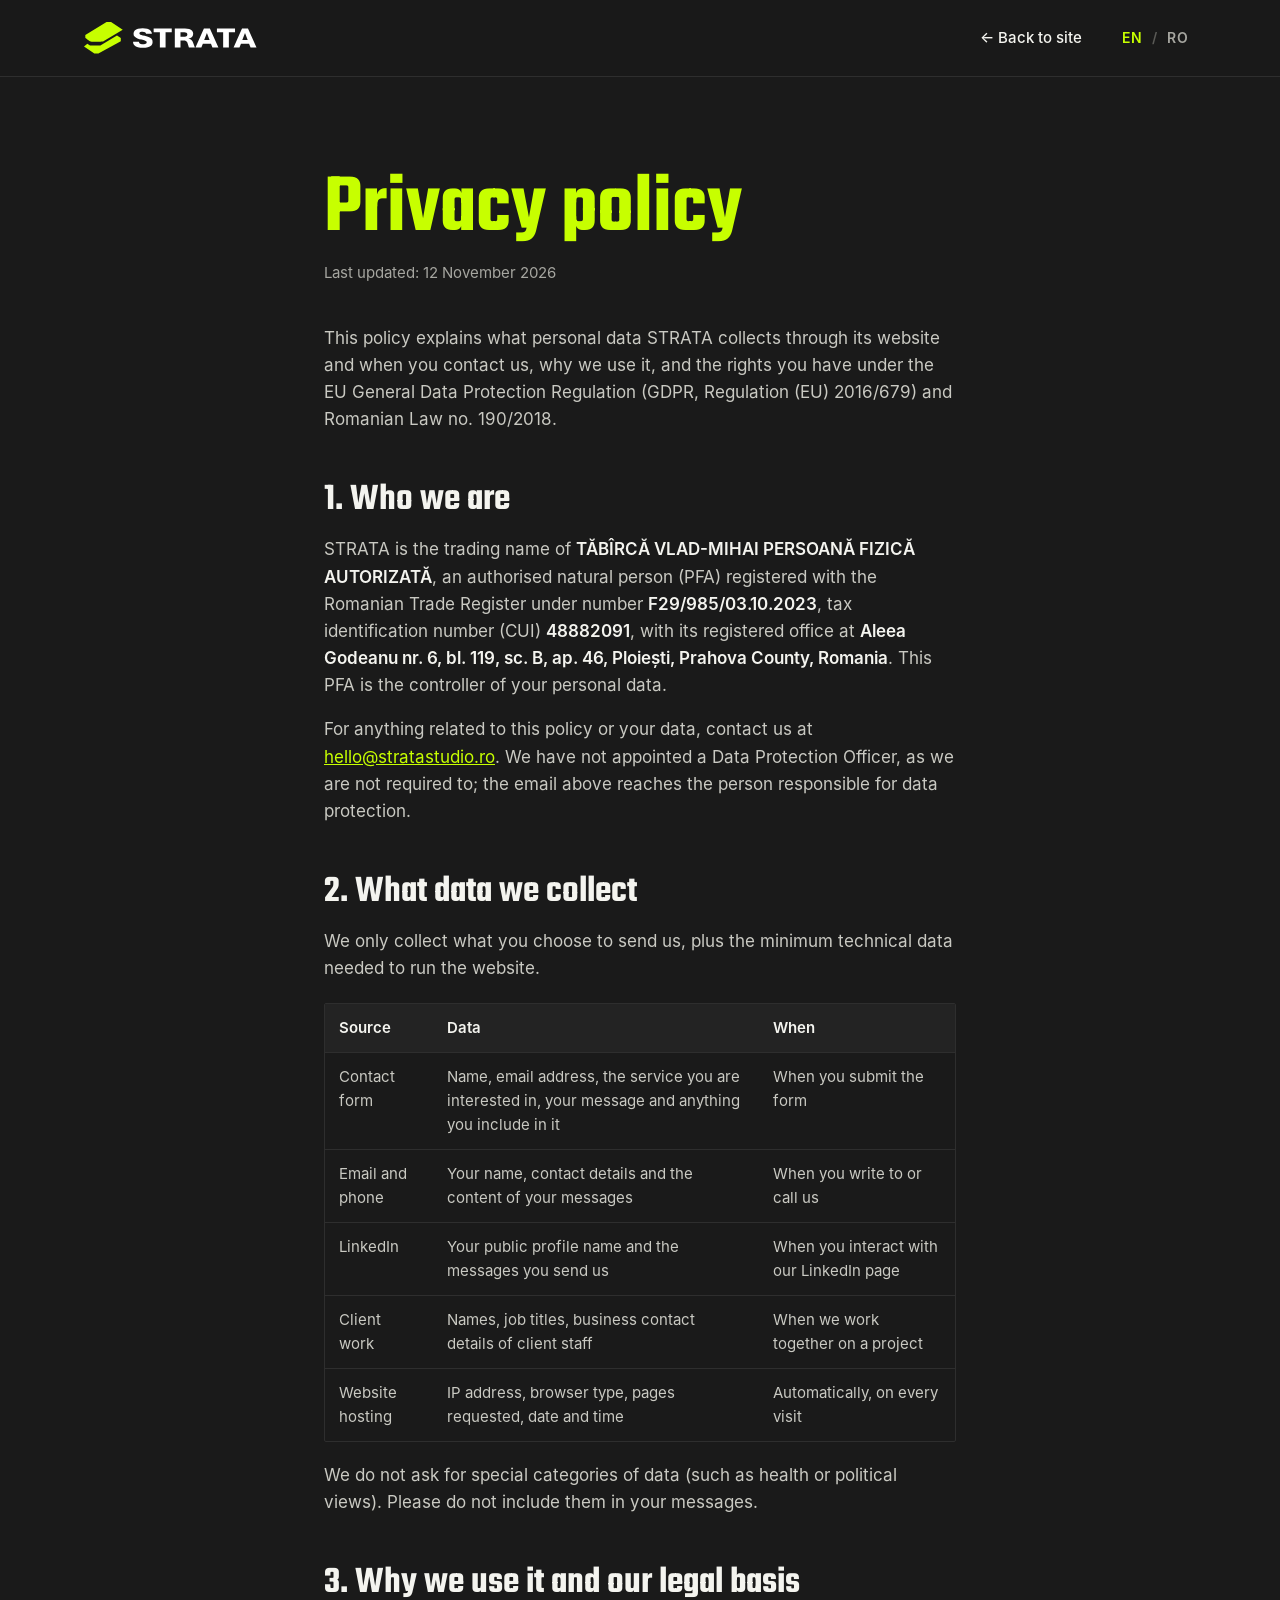
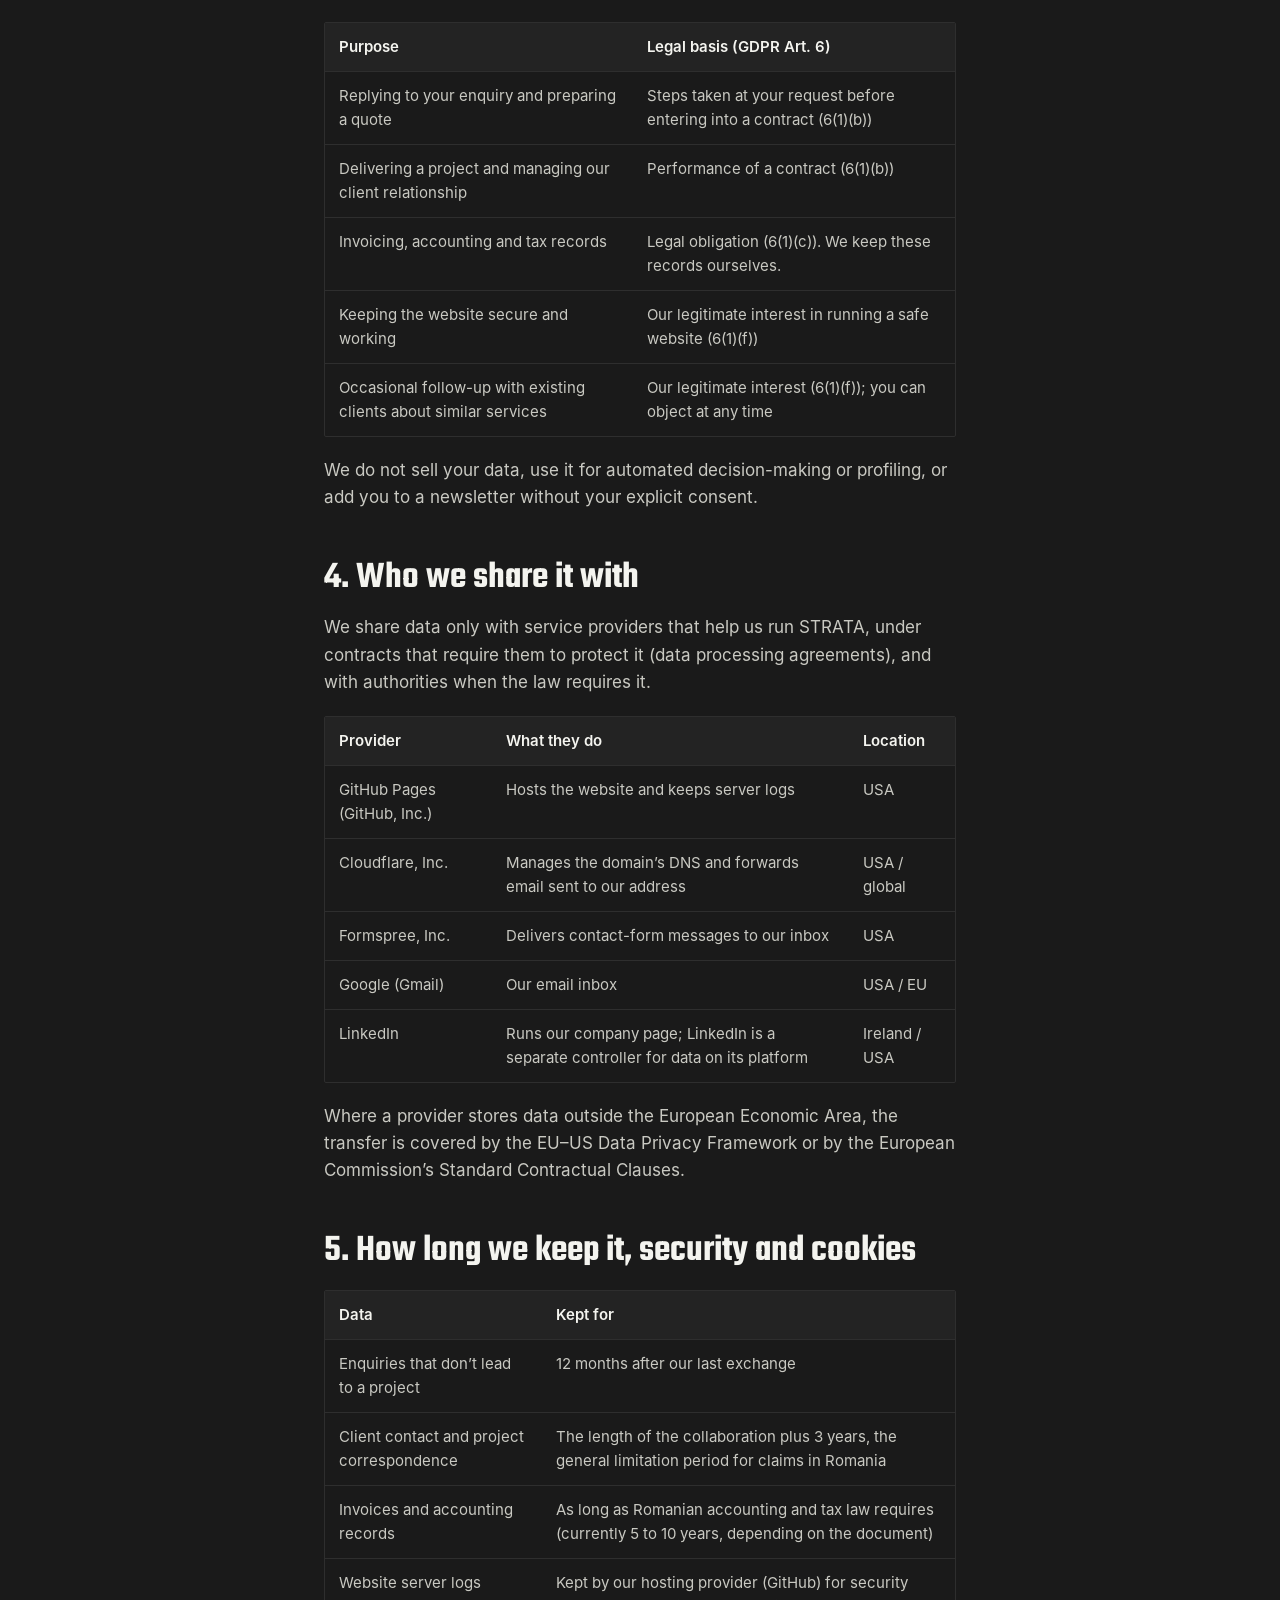
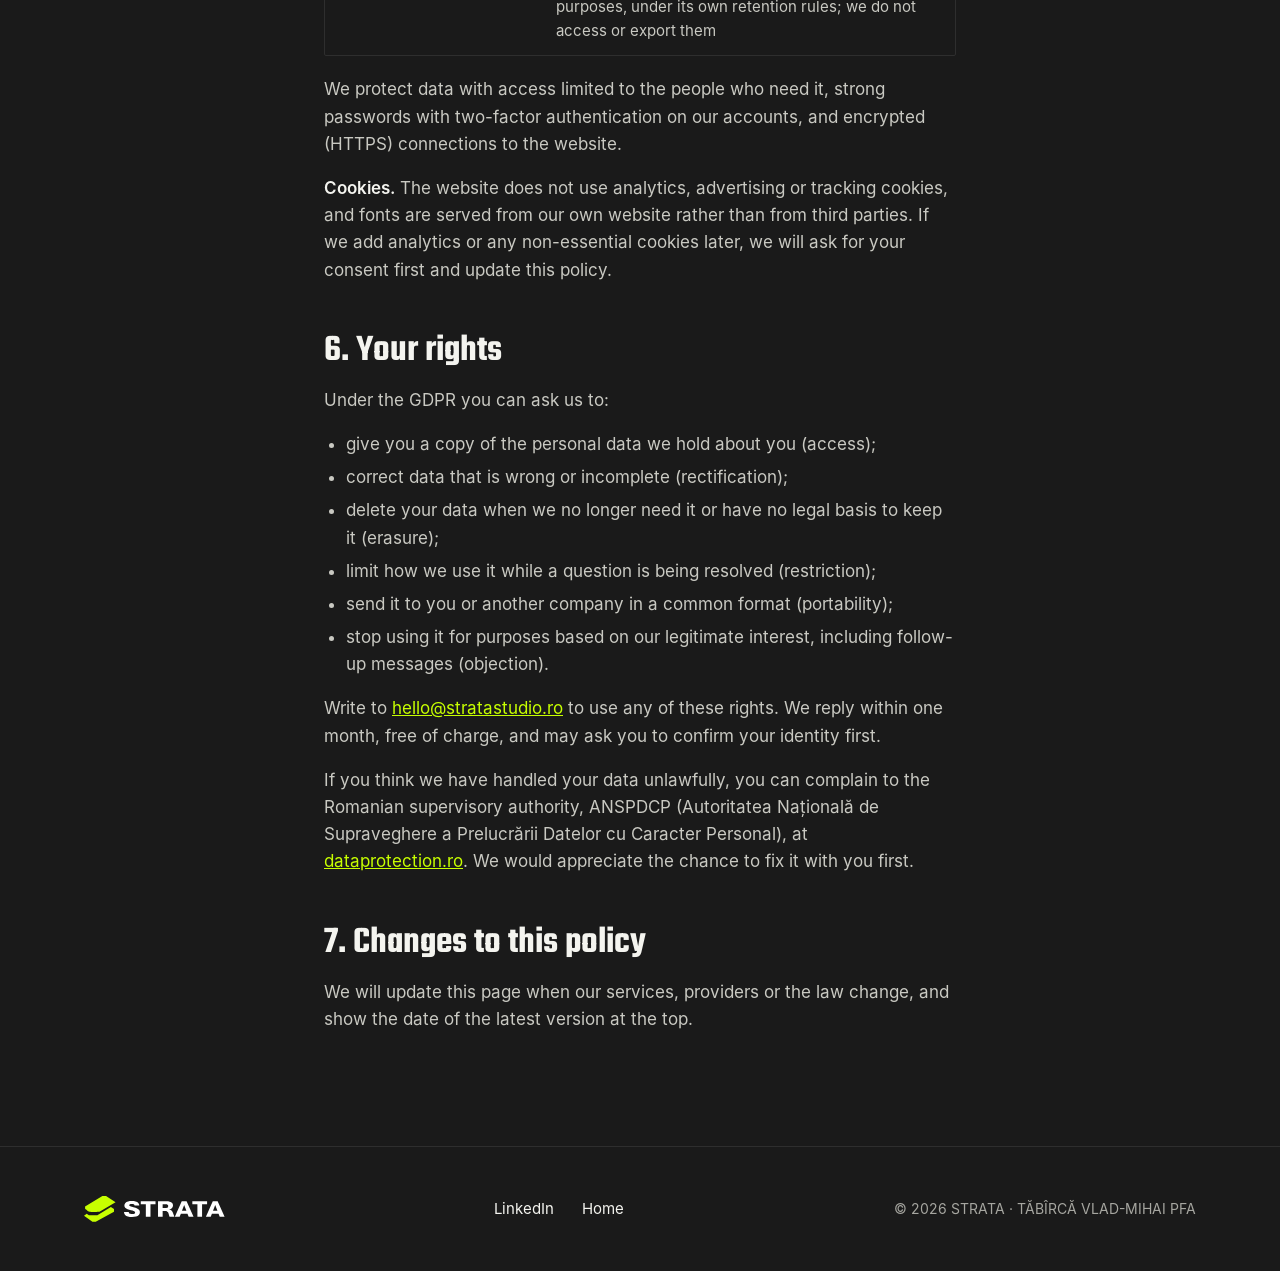
<file: privacy.html>
<!doctype html>
<html lang="en">
<head>
<meta charset="utf-8">
<meta name="viewport" content="width=device-width, initial-scale=1">
<title>Privacy policy — STRATA</title>
<meta name="description" content="How STRATA collects, uses and protects personal data under the GDPR.">
<meta name="theme-color" content="#1A1A1A">
<link rel="canonical" href="https://stratastudio.ro/privacy.html">
<link rel="alternate" hreflang="en" href="https://stratastudio.ro/privacy.html">
<link rel="alternate" hreflang="ro" href="https://stratastudio.ro/ro/confidentialitate.html">
<link rel="alternate" hreflang="x-default" href="https://stratastudio.ro/privacy.html">
<link rel="icon" href="favicon.svg" type="image/svg+xml">
<link rel="icon" href="favicon-32.png" sizes="32x32" type="image/png">
<link rel="apple-touch-icon" href="apple-touch-icon.png">
<link rel="stylesheet" href="css/style.css?v=20261123b">
<style>
  .prose { max-width: 760px; padding-block: clamp(48px, 8vw, 96px); }
  .prose h1 { margin: 0 0 12px; font-family: var(--heading); font-weight: 600; font-size: clamp(56px, 7vw, 84px); line-height: .9; color: var(--lime); }
  .prose .updated { margin: 0 0 40px; color: var(--muted-2); font-size: 15px; }
  .prose h2 { margin: 48px 0 12px; font-family: var(--heading); font-weight: 600; font-size: 38px; line-height: 1; color: var(--paper); }
  .prose p, .prose li { color: var(--text-2); }
  .prose strong { color: var(--paper); }
  .prose ul { padding-left: 22px; }
  .prose li { margin-bottom: 6px; }
  .table-wrap { overflow-x: auto; margin: 20px 0; border: 1px solid var(--line); border-radius: var(--radius); }
  .prose table { width: 100%; border-collapse: collapse; font-size: 15px; min-width: 520px; }
  .prose th, .prose td { text-align: left; vertical-align: top; padding: 12px 14px; border-bottom: 1px solid var(--line); }
  .prose th { background: var(--surface); color: var(--paper); font-weight: 600; }
  .prose td { color: var(--text-2); }
  .prose tr:last-child td { border-bottom: 0; }
  .back { display: inline-flex; align-items: center; min-height: 44px; color: var(--paper); text-decoration: none; font-size: 15px; font-weight: 500; }
  .back:hover { color: var(--lime); }
</style>
</head>
<body>
<a class="skip-link" href="#main">Skip to content</a>
<header class="site-header">
  <div class="container header-inner">
    <a class="brand" href="index.html" aria-label="STRATA home"><img src="img/brand/logo.svg" alt="STRATA" width="172" height="32"></a>
    <a class="back" href="index.html">← Back to site</a>
    <nav class="lang-switch" aria-label="Language">
      <a href="privacy.html" hreflang="en" lang="en" aria-current="page" title="English">EN</a>
      <span aria-hidden="true">/</span>
      <a href="ro/confidentialitate.html" hreflang="ro" lang="ro" title="Română">RO</a>
    </nav>
  </div>
</header>

<main id="main" class="container prose">
  <h1>Privacy policy</h1>
  <p class="updated">Last updated: 12 November 2026</p>

  <p>This policy explains what personal data STRATA collects through its website and when you contact us, why we use it, and the rights you have under the EU General Data Protection Regulation (GDPR, Regulation (EU) 2016/679) and Romanian Law no. 190/2018.</p>

  <h2>1. Who we are</h2>
  <p>STRATA is the trading name of <strong>TĂBÎRCĂ VLAD-MIHAI PERSOANĂ FIZICĂ AUTORIZATĂ</strong>, an authorised natural person (PFA) registered with the Romanian Trade Register under number <strong>F29/985/03.10.2023</strong>, tax identification number (CUI) <strong>48882091</strong>, with its registered office at <strong>Aleea Godeanu nr. 6, bl. 119, sc. B, ap. 46, Ploiești, Prahova County, Romania</strong>. This PFA is the controller of your personal data.</p>
  <p>For anything related to this policy or your data, contact us at <a href="mailto:hello@stratastudio.ro">hello@stratastudio.ro</a>. We have not appointed a Data Protection Officer, as we are not required to; the email above reaches the person responsible for data protection.</p>

  <h2>2. What data we collect</h2>
  <p>We only collect what you choose to send us, plus the minimum technical data needed to run the website.</p>
  <div class="table-wrap"><table>
    <thead><tr><th>Source</th><th>Data</th><th>When</th></tr></thead>
    <tbody>
      <tr><td>Contact form</td><td>Name, email address, the service you are interested in, your message and anything you include in it</td><td>When you submit the form</td></tr>
      <tr><td>Email and phone</td><td>Your name, contact details and the content of your messages</td><td>When you write to or call us</td></tr>
      <tr><td>LinkedIn</td><td>Your public profile name and the messages you send us</td><td>When you interact with our LinkedIn page</td></tr>
      <tr><td>Client work</td><td>Names, job titles, business contact details of client staff</td><td>When we work together on a project</td></tr>
      <tr><td>Website hosting</td><td>IP address, browser type, pages requested, date and time</td><td>Automatically, on every visit</td></tr>
    </tbody>
  </table></div>
  <p>We do not ask for special categories of data (such as health or political views). Please do not include them in your messages.</p>

  <h2>3. Why we use it and our legal basis</h2>
  <div class="table-wrap"><table>
    <thead><tr><th>Purpose</th><th>Legal basis (GDPR Art. 6)</th></tr></thead>
    <tbody>
      <tr><td>Replying to your enquiry and preparing a quote</td><td>Steps taken at your request before entering into a contract (6(1)(b))</td></tr>
      <tr><td>Delivering a project and managing our client relationship</td><td>Performance of a contract (6(1)(b))</td></tr>
      <tr><td>Invoicing, accounting and tax records</td><td>Legal obligation (6(1)(c)). We keep these records ourselves.</td></tr>
      <tr><td>Keeping the website secure and working</td><td>Our legitimate interest in running a safe website (6(1)(f))</td></tr>
      <tr><td>Occasional follow-up with existing clients about similar services</td><td>Our legitimate interest (6(1)(f)); you can object at any time</td></tr>
    </tbody>
  </table></div>
  <p>We do not sell your data, use it for automated decision-making or profiling, or add you to a newsletter without your explicit consent.</p>

  <h2>4. Who we share it with</h2>
  <p>We share data only with service providers that help us run STRATA, under contracts that require them to protect it (data processing agreements), and with authorities when the law requires it.</p>
  <div class="table-wrap"><table>
    <thead><tr><th>Provider</th><th>What they do</th><th>Location</th></tr></thead>
    <tbody>
      <tr><td>GitHub Pages (GitHub, Inc.)</td><td>Hosts the website and keeps server logs</td><td>USA</td></tr>
      <tr><td>Cloudflare, Inc.</td><td>Manages the domain’s DNS and forwards email sent to our address</td><td>USA / global</td></tr>
      <tr><td>Formspree, Inc.</td><td>Delivers contact-form messages to our inbox</td><td>USA</td></tr>
      <tr><td>Google (Gmail)</td><td>Our email inbox</td><td>USA / EU</td></tr>
      <tr><td>LinkedIn</td><td>Runs our company page; LinkedIn is a separate controller for data on its platform</td><td>Ireland / USA</td></tr>
    </tbody>
  </table></div>
  <p>Where a provider stores data outside the European Economic Area, the transfer is covered by the EU–US Data Privacy Framework or by the European Commission’s Standard Contractual Clauses.</p>

  <h2>5. How long we keep it, security and cookies</h2>
  <div class="table-wrap"><table>
    <thead><tr><th>Data</th><th>Kept for</th></tr></thead>
    <tbody>
      <tr><td>Enquiries that don’t lead to a project</td><td>12 months after our last exchange</td></tr>
      <tr><td>Client contact and project correspondence</td><td>The length of the collaboration plus 3 years, the general limitation period for claims in Romania</td></tr>
      <tr><td>Invoices and accounting records</td><td>As long as Romanian accounting and tax law requires (currently 5 to 10 years, depending on the document)</td></tr>
      <tr><td>Website server logs</td><td>Kept by our hosting provider (GitHub) for security purposes, under its own retention rules; we do not access or export them</td></tr>
    </tbody>
  </table></div>
  <p>We protect data with access limited to the people who need it, strong passwords with two-factor authentication on our accounts, and encrypted (HTTPS) connections to the website.</p>
  <p><strong>Cookies.</strong> The website does not use analytics, advertising or tracking cookies, and fonts are served from our own website rather than from third parties. If we add analytics or any non-essential cookies later, we will ask for your consent first and update this policy.</p>

  <h2>6. Your rights</h2>
  <p>Under the GDPR you can ask us to:</p>
  <ul>
    <li>give you a copy of the personal data we hold about you (access);</li>
    <li>correct data that is wrong or incomplete (rectification);</li>
    <li>delete your data when we no longer need it or have no legal basis to keep it (erasure);</li>
    <li>limit how we use it while a question is being resolved (restriction);</li>
    <li>send it to you or another company in a common format (portability);</li>
    <li>stop using it for purposes based on our legitimate interest, including follow-up messages (objection).</li>
  </ul>
  <p>Write to <a href="mailto:hello@stratastudio.ro">hello@stratastudio.ro</a> to use any of these rights. We reply within one month, free of charge, and may ask you to confirm your identity first.</p>
  <p>If you think we have handled your data unlawfully, you can complain to the Romanian supervisory authority, ANSPDCP (Autoritatea Națională de Supraveghere a Prelucrării Datelor cu Caracter Personal), at <a href="https://www.dataprotection.ro" target="_blank" rel="noopener">dataprotection.ro</a>. We would appreciate the chance to fix it with you first.</p>

  <h2>7. Changes to this policy</h2>
  <p>We will update this page when our services, providers or the law change, and show the date of the latest version at the top.</p>
</main>

<footer class="site-footer">
  <div class="container footer-inner">
    <img src="img/brand/logo.svg" alt="STRATA" width="140" height="26">
    <nav class="footer-nav" aria-label="Footer">
      <a href="https://www.linkedin.com/company/strata-linkedin" target="_blank" rel="noopener">LinkedIn</a>
      <a href="index.html">Home</a>
    </nav>
    <p class="legal">© 2026 STRATA · TĂBÎRCĂ VLAD-MIHAI PFA</p>
  </div>
</footer>
</body>
</html>
</file>
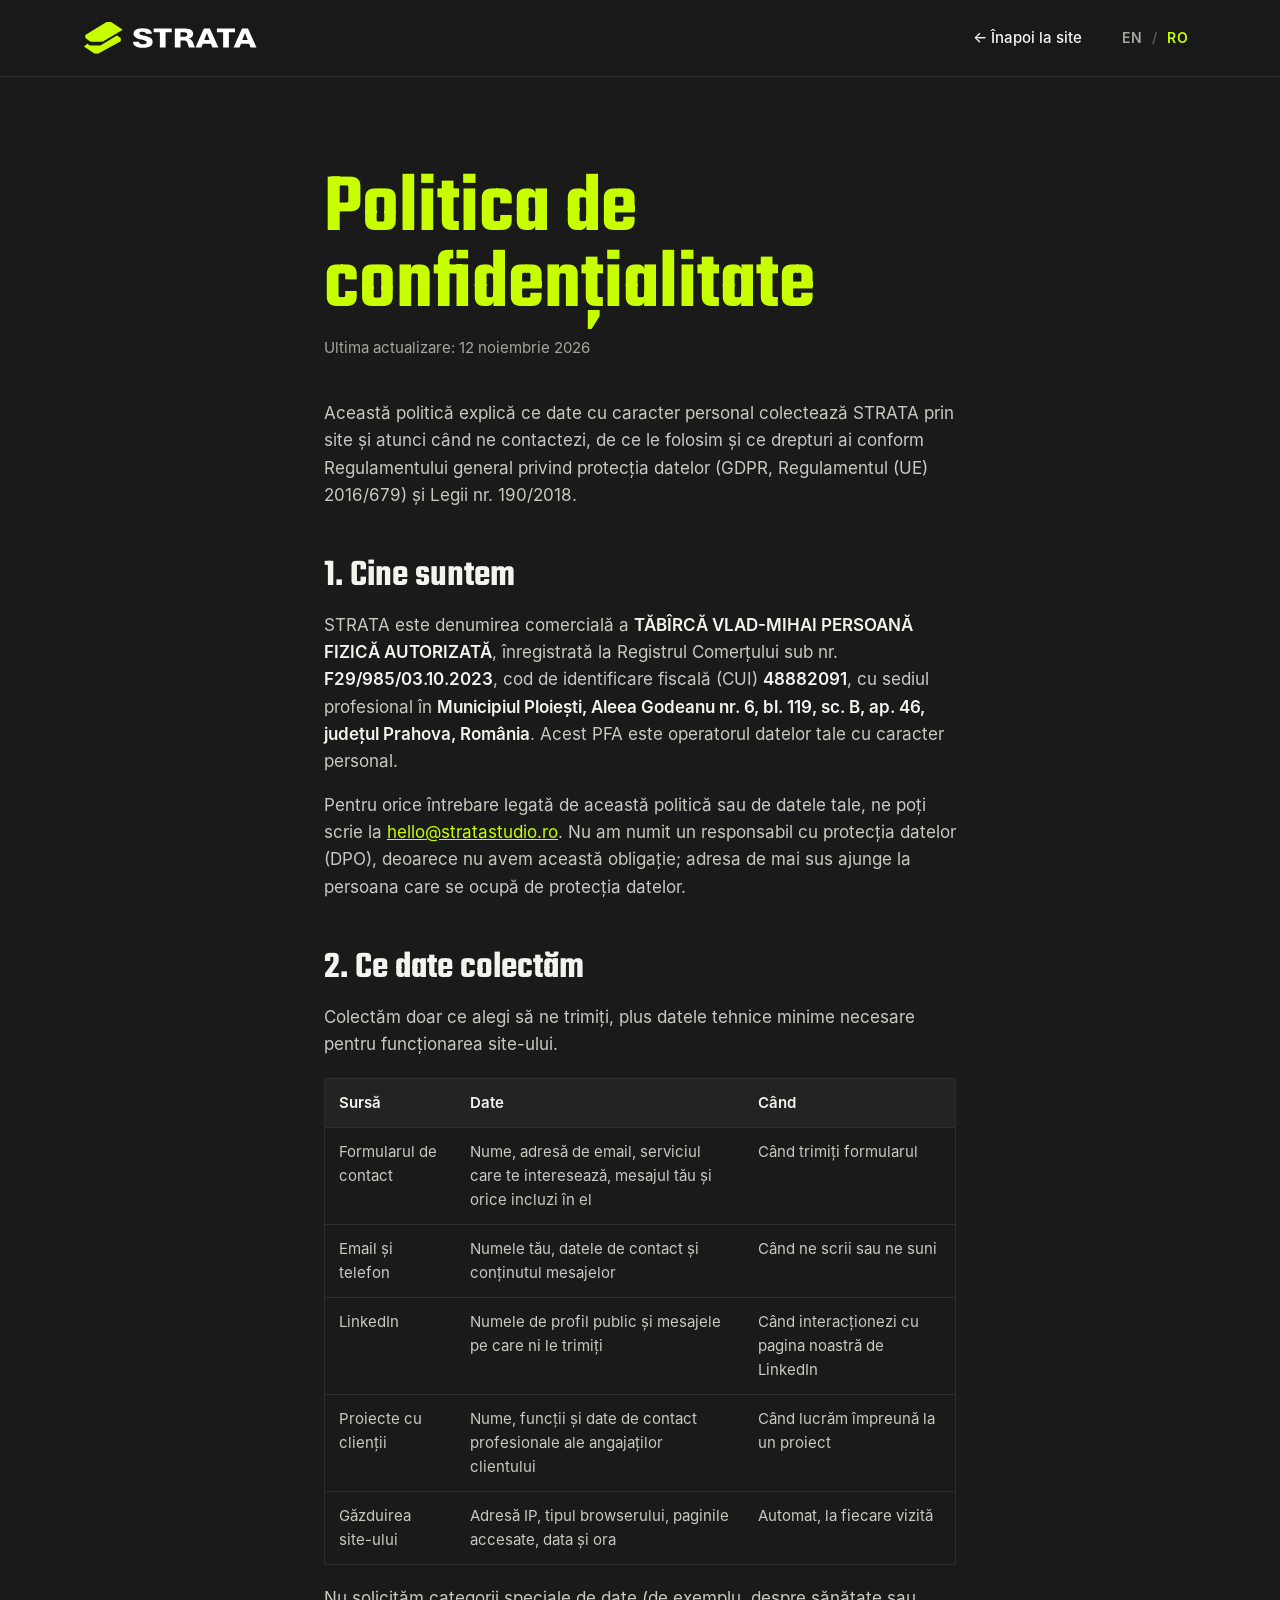
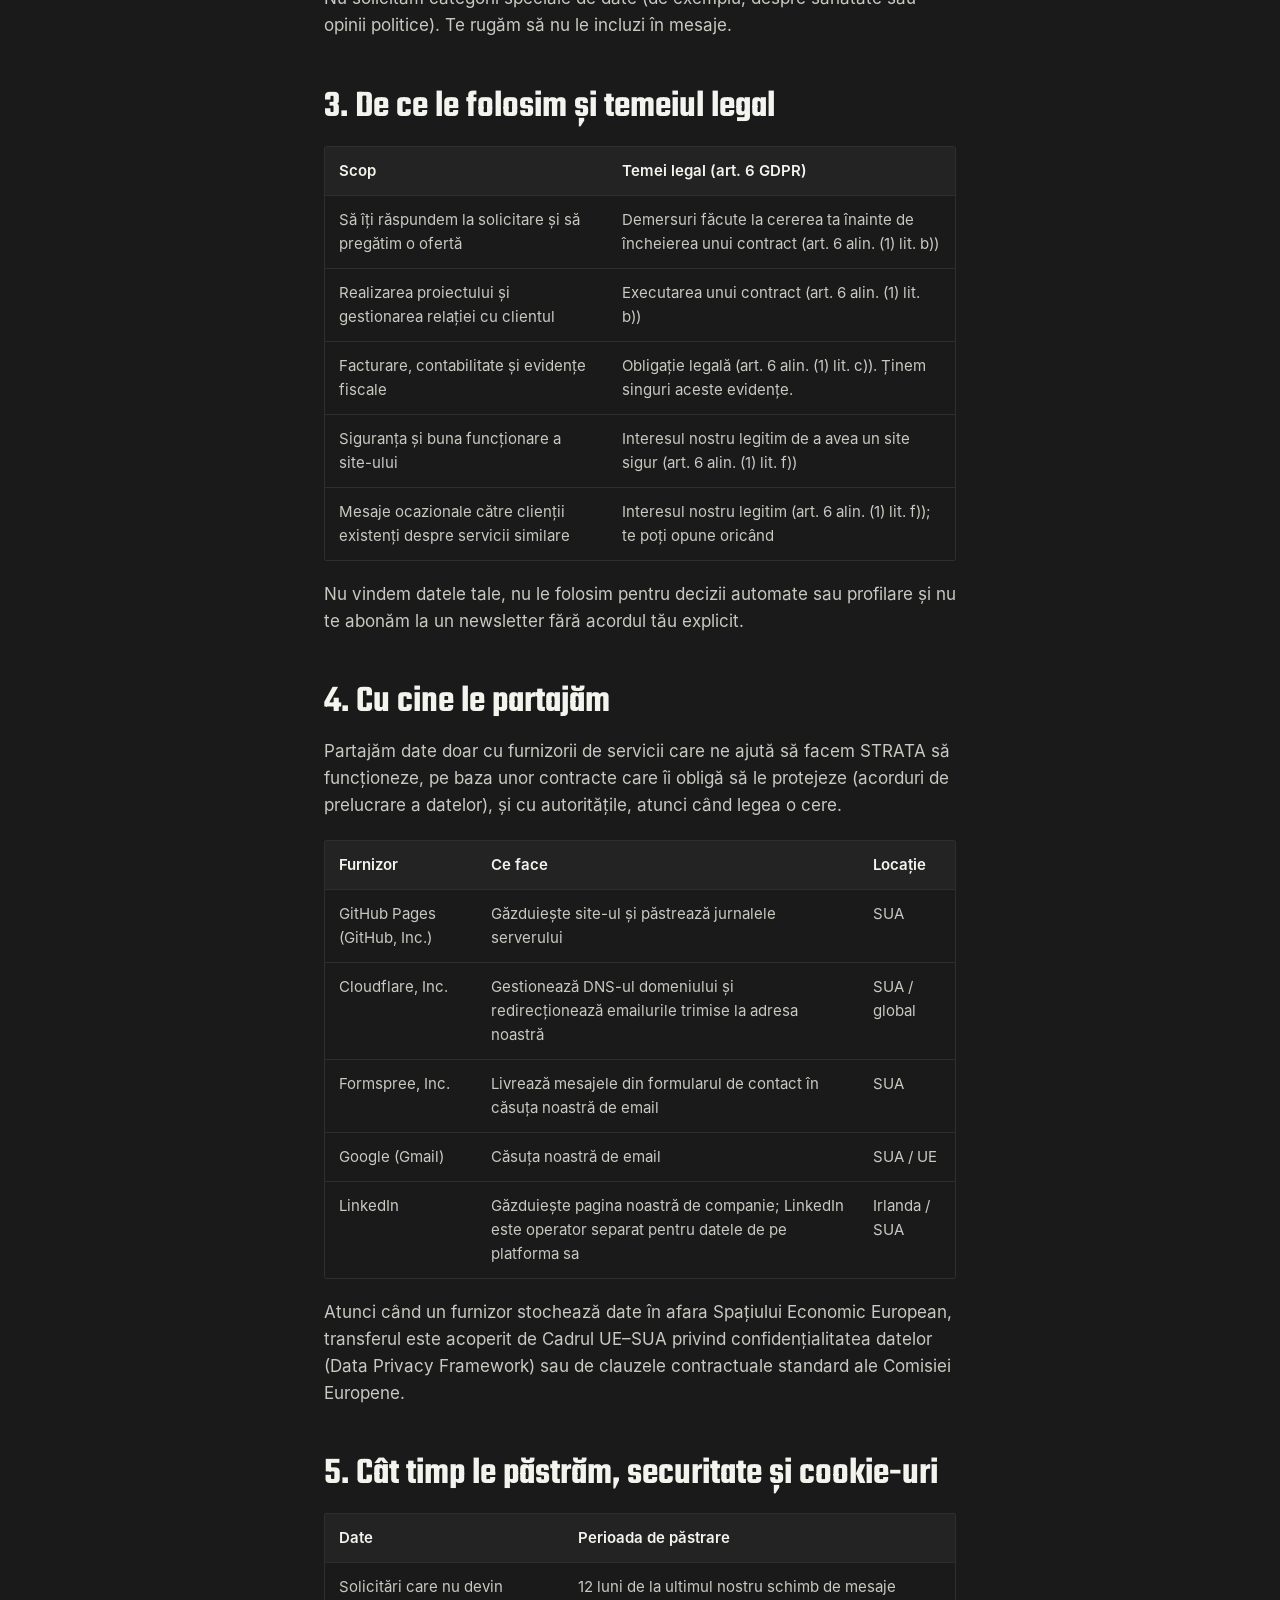
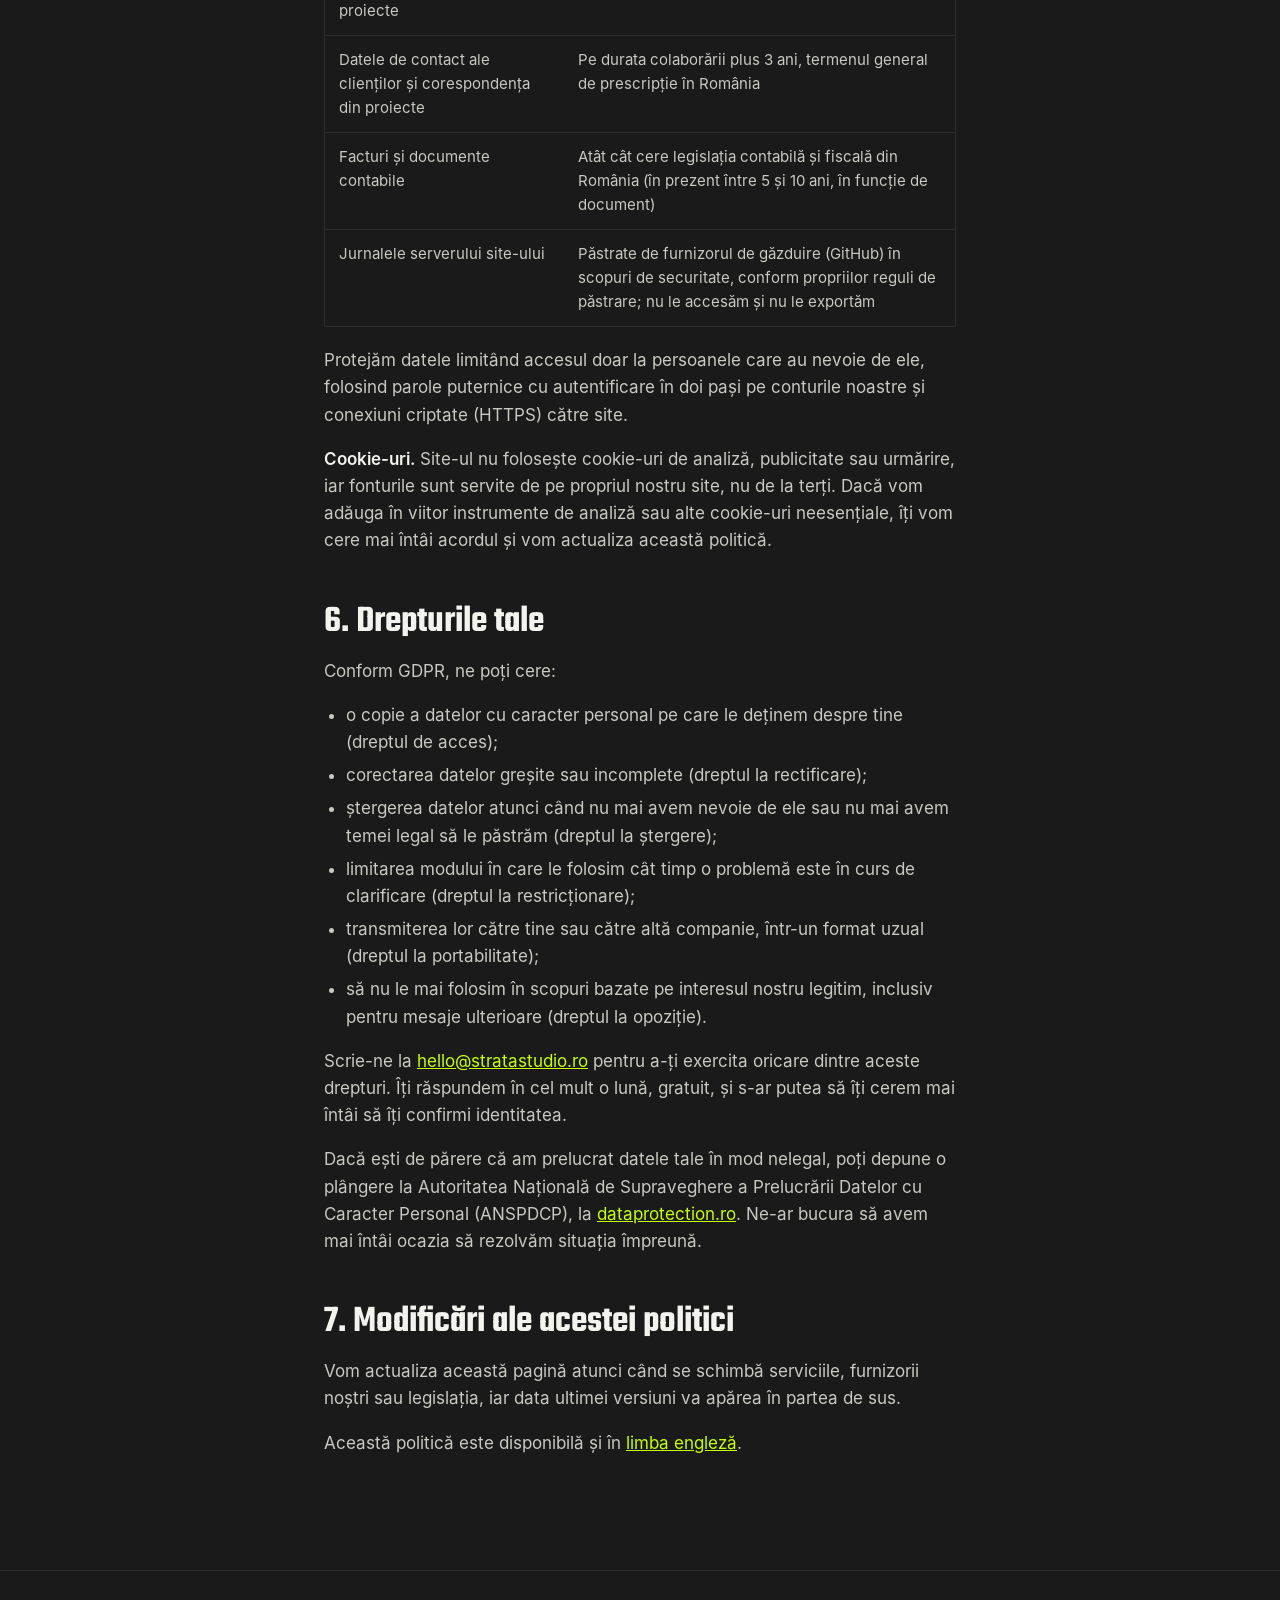
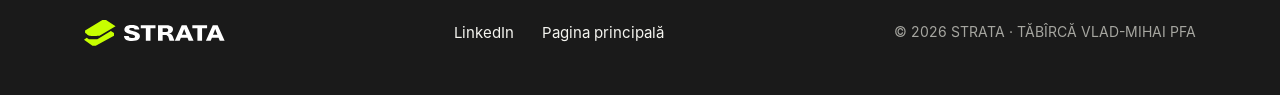
<file: ro/confidentialitate.html>
<!doctype html>
<html lang="ro">
<head>
<meta charset="utf-8">
<meta name="viewport" content="width=device-width, initial-scale=1">
<title>Politica de confidențialitate — STRATA</title>
<meta name="description" content="Cum colectează, folosește și protejează STRATA datele cu caracter personal, conform GDPR.">
<meta name="theme-color" content="#1A1A1A">
<link rel="canonical" href="https://stratastudio.ro/ro/confidentialitate.html">
<link rel="alternate" hreflang="en" href="https://stratastudio.ro/privacy.html">
<link rel="alternate" hreflang="ro" href="https://stratastudio.ro/ro/confidentialitate.html">
<link rel="alternate" hreflang="x-default" href="https://stratastudio.ro/privacy.html">
<link rel="icon" href="../favicon.svg" type="image/svg+xml">
<link rel="icon" href="../favicon-32.png" sizes="32x32" type="image/png">
<link rel="apple-touch-icon" href="../apple-touch-icon.png">
<link rel="stylesheet" href="../css/style.css?v=20261123b">
<style>
  .prose { max-width: 760px; padding-block: clamp(48px, 8vw, 96px); }
  .prose h1 { margin: 0 0 12px; font-family: var(--heading); font-weight: 600; font-size: clamp(56px, 7vw, 84px); line-height: .9; color: var(--lime); }
  .prose .updated { margin: 0 0 40px; color: var(--muted-2); font-size: 15px; }
  .prose h2 { margin: 48px 0 12px; font-family: var(--heading); font-weight: 600; font-size: 38px; line-height: 1; color: var(--paper); }
  .prose p, .prose li { color: var(--text-2); }
  .prose strong { color: var(--paper); }
  .prose ul { padding-left: 22px; }
  .prose li { margin-bottom: 6px; }
  .table-wrap { overflow-x: auto; margin: 20px 0; border: 1px solid var(--line); border-radius: var(--radius); }
  .prose table { width: 100%; border-collapse: collapse; font-size: 15px; min-width: 520px; }
  .prose th, .prose td { text-align: left; vertical-align: top; padding: 12px 14px; border-bottom: 1px solid var(--line); }
  .prose th { background: var(--surface); color: var(--paper); font-weight: 600; }
  .prose td { color: var(--text-2); }
  .prose tr:last-child td { border-bottom: 0; }
  .back { display: inline-flex; align-items: center; min-height: 44px; color: var(--paper); text-decoration: none; font-size: 15px; font-weight: 500; }
  .back:hover { color: var(--lime); }
</style>
</head>
<body>
<a class="skip-link" href="#main">Sari la conținut</a>
<header class="site-header">
  <div class="container header-inner">
    <a class="brand" href="./" aria-label="STRATA, pagina principală"><img src="../img/brand/logo.svg" alt="STRATA" width="172" height="32"></a>
    <a class="back" href="./">← Înapoi la site</a>
    <nav class="lang-switch" aria-label="Limbă">
      <a href="../privacy.html" hreflang="en" lang="en" title="English">EN</a>
      <span aria-hidden="true">/</span>
      <a href="confidentialitate.html" hreflang="ro" lang="ro" aria-current="page" title="Română">RO</a>
    </nav>
  </div>
</header>

<main id="main" class="container prose">
  <h1>Politica de confidențialitate</h1>
  <p class="updated">Ultima actualizare: 12 noiembrie 2026</p>

  <p>Această politică explică ce date cu caracter personal colectează STRATA prin site și atunci când ne contactezi, de ce le folosim și ce drepturi ai conform Regulamentului general privind protecția datelor (GDPR, Regulamentul (UE) 2016/679) și Legii nr. 190/2018.</p>

  <h2>1. Cine suntem</h2>
  <p>STRATA este denumirea comercială a <strong>TĂBÎRCĂ VLAD-MIHAI PERSOANĂ FIZICĂ AUTORIZATĂ</strong>, înregistrată la Registrul Comerțului sub nr. <strong>F29/985/03.10.2023</strong>, cod de identificare fiscală (CUI) <strong>48882091</strong>, cu sediul profesional în <strong>Municipiul Ploiești, Aleea Godeanu nr. 6, bl. 119, sc. B, ap. 46, județul Prahova, România</strong>. Acest PFA este operatorul datelor tale cu caracter personal.</p>
  <p>Pentru orice întrebare legată de această politică sau de datele tale, ne poți scrie la <a href="mailto:hello@stratastudio.ro">hello@stratastudio.ro</a>. Nu am numit un responsabil cu protecția datelor (DPO), deoarece nu avem această obligație; adresa de mai sus ajunge la persoana care se ocupă de protecția datelor.</p>

  <h2>2. Ce date colectăm</h2>
  <p>Colectăm doar ce alegi să ne trimiți, plus datele tehnice minime necesare pentru funcționarea site-ului.</p>
  <div class="table-wrap"><table>
    <thead><tr><th>Sursă</th><th>Date</th><th>Când</th></tr></thead>
    <tbody>
      <tr><td>Formularul de contact</td><td>Nume, adresă de email, serviciul care te interesează, mesajul tău și orice incluzi în el</td><td>Când trimiți formularul</td></tr>
      <tr><td>Email și telefon</td><td>Numele tău, datele de contact și conținutul mesajelor</td><td>Când ne scrii sau ne suni</td></tr>
      <tr><td>LinkedIn</td><td>Numele de profil public și mesajele pe care ni le trimiți</td><td>Când interacționezi cu pagina noastră de LinkedIn</td></tr>
      <tr><td>Proiecte cu clienții</td><td>Nume, funcții și date de contact profesionale ale angajaților clientului</td><td>Când lucrăm împreună la un proiect</td></tr>
      <tr><td>Găzduirea site-ului</td><td>Adresă IP, tipul browserului, paginile accesate, data și ora</td><td>Automat, la fiecare vizită</td></tr>
    </tbody>
  </table></div>
  <p>Nu solicităm categorii speciale de date (de exemplu, despre sănătate sau opinii politice). Te rugăm să nu le incluzi în mesaje.</p>

  <h2>3. De ce le folosim și temeiul legal</h2>
  <div class="table-wrap"><table>
    <thead><tr><th>Scop</th><th>Temei legal (art. 6 GDPR)</th></tr></thead>
    <tbody>
      <tr><td>Să îți răspundem la solicitare și să pregătim o ofertă</td><td>Demersuri făcute la cererea ta înainte de încheierea unui contract (art. 6 alin. (1) lit. b))</td></tr>
      <tr><td>Realizarea proiectului și gestionarea relației cu clientul</td><td>Executarea unui contract (art. 6 alin. (1) lit. b))</td></tr>
      <tr><td>Facturare, contabilitate și evidențe fiscale</td><td>Obligație legală (art. 6 alin. (1) lit. c)). Ținem singuri aceste evidențe.</td></tr>
      <tr><td>Siguranța și buna funcționare a site-ului</td><td>Interesul nostru legitim de a avea un site sigur (art. 6 alin. (1) lit. f))</td></tr>
      <tr><td>Mesaje ocazionale către clienții existenți despre servicii similare</td><td>Interesul nostru legitim (art. 6 alin. (1) lit. f)); te poți opune oricând</td></tr>
    </tbody>
  </table></div>
  <p>Nu vindem datele tale, nu le folosim pentru decizii automate sau profilare și nu te abonăm la un newsletter fără acordul tău explicit.</p>

  <h2>4. Cu cine le partajăm</h2>
  <p>Partajăm date doar cu furnizorii de servicii care ne ajută să facem STRATA să funcționeze, pe baza unor contracte care îi obligă să le protejeze (acorduri de prelucrare a datelor), și cu autoritățile, atunci când legea o cere.</p>
  <div class="table-wrap"><table>
    <thead><tr><th>Furnizor</th><th>Ce face</th><th>Locație</th></tr></thead>
    <tbody>
      <tr><td>GitHub Pages (GitHub, Inc.)</td><td>Găzduiește site-ul și păstrează jurnalele serverului</td><td>SUA</td></tr>
      <tr><td>Cloudflare, Inc.</td><td>Gestionează DNS-ul domeniului și redirecționează emailurile trimise la adresa noastră</td><td>SUA / global</td></tr>
      <tr><td>Formspree, Inc.</td><td>Livrează mesajele din formularul de contact în căsuța noastră de email</td><td>SUA</td></tr>
      <tr><td>Google (Gmail)</td><td>Căsuța noastră de email</td><td>SUA / UE</td></tr>
      <tr><td>LinkedIn</td><td>Găzduiește pagina noastră de companie; LinkedIn este operator separat pentru datele de pe platforma sa</td><td>Irlanda / SUA</td></tr>
    </tbody>
  </table></div>
  <p>Atunci când un furnizor stochează date în afara Spațiului Economic European, transferul este acoperit de Cadrul UE–SUA privind confidențialitatea datelor (Data Privacy Framework) sau de clauzele contractuale standard ale Comisiei Europene.</p>

  <h2>5. Cât timp le păstrăm, securitate și cookie-uri</h2>
  <div class="table-wrap"><table>
    <thead><tr><th>Date</th><th>Perioada de păstrare</th></tr></thead>
    <tbody>
      <tr><td>Solicitări care nu devin proiecte</td><td>12 luni de la ultimul nostru schimb de mesaje</td></tr>
      <tr><td>Datele de contact ale clienților și corespondența din proiecte</td><td>Pe durata colaborării plus 3 ani, termenul general de prescripție în România</td></tr>
      <tr><td>Facturi și documente contabile</td><td>Atât cât cere legislația contabilă și fiscală din România (în prezent între 5 și 10 ani, în funcție de document)</td></tr>
      <tr><td>Jurnalele serverului site-ului</td><td>Păstrate de furnizorul de găzduire (GitHub) în scopuri de securitate, conform propriilor reguli de păstrare; nu le accesăm și nu le exportăm</td></tr>
    </tbody>
  </table></div>
  <p>Protejăm datele limitând accesul doar la persoanele care au nevoie de ele, folosind parole puternice cu autentificare în doi pași pe conturile noastre și conexiuni criptate (HTTPS) către site.</p>
  <p><strong>Cookie-uri.</strong> Site-ul nu folosește cookie-uri de analiză, publicitate sau urmărire, iar fonturile sunt servite de pe propriul nostru site, nu de la terți. Dacă vom adăuga în viitor instrumente de analiză sau alte cookie-uri neesențiale, îți vom cere mai întâi acordul și vom actualiza această politică.</p>

  <h2>6. Drepturile tale</h2>
  <p>Conform GDPR, ne poți cere:</p>
  <ul>
    <li>o copie a datelor cu caracter personal pe care le deținem despre tine (dreptul de acces);</li>
    <li>corectarea datelor greșite sau incomplete (dreptul la rectificare);</li>
    <li>ștergerea datelor atunci când nu mai avem nevoie de ele sau nu mai avem temei legal să le păstrăm (dreptul la ștergere);</li>
    <li>limitarea modului în care le folosim cât timp o problemă este în curs de clarificare (dreptul la restricționare);</li>
    <li>transmiterea lor către tine sau către altă companie, într-un format uzual (dreptul la portabilitate);</li>
    <li>să nu le mai folosim în scopuri bazate pe interesul nostru legitim, inclusiv pentru mesaje ulterioare (dreptul la opoziție).</li>
  </ul>
  <p>Scrie-ne la <a href="mailto:hello@stratastudio.ro">hello@stratastudio.ro</a> pentru a-ți exercita oricare dintre aceste drepturi. Îți răspundem în cel mult o lună, gratuit, și s-ar putea să îți cerem mai întâi să îți confirmi identitatea.</p>
  <p>Dacă ești de părere că am prelucrat datele tale în mod nelegal, poți depune o plângere la Autoritatea Națională de Supraveghere a Prelucrării Datelor cu Caracter Personal (ANSPDCP), la <a href="https://www.dataprotection.ro" target="_blank" rel="noopener">dataprotection.ro</a>. Ne-ar bucura să avem mai întâi ocazia să rezolvăm situația împreună.</p>

  <h2>7. Modificări ale acestei politici</h2>
  <p>Vom actualiza această pagină atunci când se schimbă serviciile, furnizorii noștri sau legislația, iar data ultimei versiuni va apărea în partea de sus.</p>
  <p>Această politică este disponibilă și în <a href="../privacy.html" hreflang="en" lang="en">limba engleză</a>.</p>
</main>

<footer class="site-footer">
  <div class="container footer-inner">
    <img src="../img/brand/logo.svg" alt="STRATA" width="140" height="26">
    <nav class="footer-nav" aria-label="Subsol">
      <a href="https://www.linkedin.com/company/strata-linkedin" target="_blank" rel="noopener">LinkedIn</a>
      <a href="./">Pagina principală</a>
    </nav>
    <p class="legal">© 2026 STRATA · TĂBÎRCĂ VLAD-MIHAI PFA</p>
  </div>
</footer>
</body>
</html>
</file>
<file: css/style.css>
/* STRATA — site styles */

@font-face { font-family: "Archivo"; src: url("../fonts/archivo-expanded-black.woff") format("woff"); font-weight: 800 900; font-stretch: 110% 125%; font-display: swap; }
@font-face { font-family: "Teko"; src: url("../fonts/teko.woff") format("woff"); font-weight: 500 600; font-display: swap; }
@font-face { font-family: "Inter"; src: url("../fonts/inter-regular.woff") format("woff"); font-weight: 400; font-display: swap; }
@font-face { font-family: "Inter"; src: url("../fonts/inter-medium.woff") format("woff"); font-weight: 500; font-display: swap; }
@font-face { font-family: "Inter"; src: url("../fonts/inter-semibold.woff") format("woff"); font-weight: 600; font-display: swap; }

:root {
  --ink: #1A1A1A;
  --ink-deep: #141414;
  --surface: #232323;
  --surface-2: #2C2C2C;
  --line: #2E2E2E;
  --line-2: #3A3A3A;
  --paper: #F4F4EF;
  --text-2: #C9C9C2;
  --muted: #B9B9B2;
  --muted-2: #A6A6A0;
  --lime: #C7FF00;
  --lime-deep: #A6D400;
  --lime-hover: #DEFF66;
  --pad: clamp(20px, 5vw, 64px);
  --display: "Archivo", "Arial Black", sans-serif;
  --heading: "Teko", "Arial Narrow", sans-serif;
  --body: "Inter", system-ui, -apple-system, "Segoe UI", sans-serif;
  --radius: 2px;
}

*, *::before, *::after { box-sizing: border-box; }
html { scroll-behavior: smooth; scroll-padding-top: 88px; -webkit-text-size-adjust: 100%; }
body { margin: 0; background: var(--ink); color: var(--paper); font-family: var(--body); font-size: 17px; line-height: 1.6; overflow-x: hidden; }
img { max-width: 100%; height: auto; display: block; }
[hidden] { display: none !important; } /* hidden always wins over component display styles */
a { color: var(--lime); }
a:hover { color: var(--lime-hover); }
input, select, textarea, button { font: inherit; }
:focus-visible { outline: 2px solid var(--lime); outline-offset: 3px; }
@media (prefers-reduced-motion: reduce) { html { scroll-behavior: auto; } * { transition: none !important; } }

.container { max-width: 1240px; margin: 0 auto; padding-inline: var(--pad); }
.lime { color: var(--lime); }
.muted { color: var(--muted-2); }

.skip-link { position: absolute; left: 16px; top: -60px; z-index: 100; padding: 10px 16px; background: var(--lime); color: var(--ink-deep); font-weight: 600; text-decoration: none; border-radius: var(--radius); }
.skip-link:focus { top: 16px; }

/* Buttons */
.btn { display: inline-flex; align-items: center; justify-content: center; min-height: 52px; padding: 0 28px; border-radius: var(--radius); font-weight: 600; font-size: 16px; text-decoration: none; cursor: pointer; border: 1.5px solid transparent; transition: background-color .15s, color .15s, border-color .15s; }
.btn-sm { min-height: 44px; padding: 0 20px; font-size: 15px; }
.btn-primary { background: var(--lime); color: var(--ink-deep); border-color: var(--lime); }
.btn-primary:hover { background: var(--lime-hover); border-color: var(--lime-hover); color: var(--ink-deep); }
.btn-outline { border-color: var(--paper); color: var(--paper); background: transparent; }
.btn-outline:hover { background: var(--paper); color: var(--ink-deep); }
.btn-outline-lime { border-color: var(--lime); color: var(--lime); background: transparent; }
.btn-outline-lime:hover { background: var(--lime); color: var(--ink-deep); }

/* Header */
.site-header { position: sticky; top: 0; z-index: 50; background: rgba(26, 26, 26, 0.94); backdrop-filter: blur(8px); -webkit-backdrop-filter: blur(8px); border-bottom: 1px solid var(--line); }
.header-inner { display: flex; align-items: center; justify-content: space-between; gap: 16px 32px; min-height: 76px; }
.brand { display: flex; align-items: center; }
.brand img { height: 32px; width: auto; }
.site-nav { display: flex; align-items: center; gap: 28px; font-size: 15px; font-weight: 500; margin-left: auto; }
.lang-switch { display: flex; align-items: center; gap: 2px; font-size: 14px; font-weight: 600; letter-spacing: .06em; color: #5A5A56; }
.lang-switch a { display: inline-flex; align-items: center; justify-content: center; min-width: 36px; min-height: 44px; padding: 0 4px; color: var(--muted-2); text-decoration: none; border-radius: var(--radius); }
.lang-switch a:hover { color: var(--paper); }
.lang-switch a[aria-current="page"] { color: var(--lime); }
.back { margin-left: auto; }
.site-nav a:not(.btn) { color: var(--paper); text-decoration: none; }
.site-nav a:not(.btn):hover { color: var(--lime); }
.menu-toggle { display: none; width: 48px; height: 48px; align-items: center; justify-content: center; background: transparent; border: 1.5px solid var(--line-2); border-radius: var(--radius); color: var(--paper); cursor: pointer; padding: 0; }
.menu-toggle .icon-close { display: none; }
.menu-toggle[aria-expanded="true"] .icon-open { display: none; }
.menu-toggle[aria-expanded="true"] .icon-close { display: block; }

/* Typography */
.eyebrow { margin: 0 0 24px; font-size: 14px; font-weight: 600; letter-spacing: .14em; text-transform: uppercase; color: var(--lime); }
.display { margin: 0; font-family: var(--display); font-weight: 900; font-stretch: 125%; font-size: clamp(40px, 6.2vw, 88px); line-height: .98; letter-spacing: -.01em; text-transform: uppercase; }
.display-md { font-size: clamp(34px, 5vw, 68px); line-height: 1.02; }
/* Longer words (Romanian) get a slightly smaller display size so they never overflow */
.display-long { font-size: clamp(32px, 4.4vw, 64px); }
.display-md.display-long { font-size: clamp(30px, 4.4vw, 60px); }
.lead { margin: 28px 0 0; max-width: 540px; font-size: clamp(17px, 1.6vw, 20px); color: var(--muted); }
.section { padding-block: clamp(64px, 10vw, 128px); }
.section-dark { background: var(--ink-deep); border-top: 1px solid var(--line); border-bottom: 1px solid var(--line); }
.section-head { display: flex; flex-wrap: wrap; align-items: flex-end; justify-content: space-between; gap: 20px 48px; margin-bottom: 48px; }
.section-title { margin: 0; display: inline-block; font-family: var(--heading); font-weight: 600; font-size: clamp(56px, 6vw, 80px); line-height: .9; color: var(--lime); padding-bottom: 10px; border-bottom: 4px solid var(--lime); }
.section-intro { margin: 0; max-width: 440px; color: var(--muted); }

/* Hero */
.hero-inner { display: flex; flex-wrap: wrap; align-items: center; gap: 56px; padding-block: clamp(40px, 8vw, 104px) clamp(56px, 8vw, 112px); }
.hero-copy { flex: 1 1 500px; min-width: 0; }
.hero-actions { margin-top: 40px; display: flex; flex-wrap: wrap; gap: 16px; }
.hero-art { flex: 1 1 400px; min-width: 0; max-width: 560px; margin-inline: auto; }
.stack { position: relative; width: 100%; aspect-ratio: 1 / 1.02; }
.stack img { position: absolute; object-fit: cover; border-radius: 4px; box-shadow: 0 24px 48px rgba(0, 0, 0, .45); }
.stack-back { left: 61%; top: 0; width: 37%; aspect-ratio: 9 / 16; }
.stack-mid { left: 30%; top: 12%; width: 39%; aspect-ratio: 1 / 1.414; }
.stack-front { left: 0; top: 38%; width: 40%; aspect-ratio: 1 / 1.414; box-shadow: 14px 14px 0 var(--lime) !important; }

/* Strip */
.strip { background: var(--lime); color: var(--ink-deep); }
.strip-inner { display: flex; flex-wrap: wrap; justify-content: space-between; gap: 6px 28px; padding-block: 18px; font-family: var(--heading); font-weight: 600; font-size: 28px; line-height: 1; text-transform: uppercase; letter-spacing: .04em; }

/* Work */
.filters { display: flex; flex-wrap: wrap; gap: 10px; margin-bottom: 40px; }
.chip { min-height: 44px; padding: 0 20px; border-radius: 999px; font-size: 15px; font-weight: 600; cursor: pointer; background: transparent; color: var(--paper); border: 1.5px solid #4A4A4A; white-space: nowrap; transition: background-color .15s, border-color .15s, color .15s; }
.chip:hover { border-color: var(--lime); }
.chip[aria-pressed="true"] { background: var(--lime); color: var(--ink-deep); border-color: var(--lime); }
.chip .count { opacity: .6; font-weight: 500; }
.work-grid { columns: 300px 3; column-gap: 20px; }
.work-item { break-inside: avoid; margin: 0 0 28px; }
.work-item[hidden] { display: none; }
.work-item img { width: 100%; border-radius: var(--radius); background: var(--surface); }
.work-item figcaption { margin-top: 12px; display: flex; justify-content: space-between; align-items: baseline; gap: 12px; font-size: 16px; font-weight: 600; line-height: 1.3; }
.tag { flex-shrink: 0; font-size: 12px; letter-spacing: .1em; text-transform: uppercase; color: var(--lime); }
.more-wrap { display: flex; justify-content: center; margin-top: 16px; }

/* Clients */
.clients { background: var(--ink-deep); border-top: 1px solid var(--line); border-bottom: 1px solid var(--line); }
.clients-inner { display: flex; flex-wrap: wrap; align-items: center; gap: 12px 40px; padding-block: 40px; }
.clients-label { margin: 0; font-size: 13px; font-weight: 600; letter-spacing: .14em; text-transform: uppercase; color: var(--muted-2); }
.clients-list { list-style: none; margin: 0; padding: 0; flex: 1 1 600px; display: flex; flex-wrap: wrap; gap: 6px 36px; font-family: var(--heading); font-weight: 500; font-size: 32px; line-height: 1.1; color: #D8D8D2; }

/* Industries */
.industries { padding-top: clamp(56px, 8vw, 104px); padding-bottom: 0; }
.section-intro strong { color: var(--paper); font-weight: 600; }
.industry-grid { list-style: none; margin: 0; padding: 0; display: grid; grid-template-columns: repeat(4, minmax(0, 1fr)); gap: 12px; }
.industry { display: flex; flex-direction: column; gap: 6px; padding: 28px 24px 24px; background: var(--surface); border-radius: var(--radius); }
.industry:first-child { background: var(--lime); color: var(--ink-deep); }
.industry-num { font-family: var(--display); font-weight: 900; font-stretch: 125%; font-size: clamp(44px, 4.6vw, 64px); line-height: 1; color: var(--lime); }
.industry:first-child .industry-num { color: var(--ink-deep); }
.industry-name { margin-top: 10px; font-size: 18px; font-weight: 600; line-height: 1.25; }
.industry-unit { font-size: 14px; color: var(--muted-2); }
.industry:first-child .industry-unit { color: #3A4A00; }

/* Services */
.services { display: grid; grid-template-columns: repeat(auto-fit, minmax(300px, 1fr)); gap: 20px; }
.service { background: var(--surface); border-radius: var(--radius); padding: 36px 32px 40px; }
.service summary { list-style: none; display: grid; grid-template-columns: 1fr auto; grid-template-areas: "icon num" "title title"; row-gap: 30px; cursor: default; pointer-events: none; }
.service summary::-webkit-details-marker { display: none; }
.service .layers { grid-area: icon; fill: var(--lime); }
.service .num { grid-area: num; font-family: var(--heading); font-size: 28px; line-height: 1; color: #8C8C86; }
.service h3 { grid-area: title; margin: 0; font-size: 22px; font-weight: 600; line-height: 1.25; }
.service .plus { display: none; }
.service p { margin: 18px 0 0; font-size: 16px; color: var(--muted); }

/* Prices */
.prices { margin-top: clamp(48px, 7vw, 80px); }
.prices-title { margin: 0 0 24px; font-family: var(--heading); font-weight: 600; font-size: clamp(40px, 4.4vw, 56px); line-height: .9; color: var(--paper); }
.price-list { list-style: none; margin: 0; padding: 0; display: grid; grid-template-columns: repeat(2, minmax(0, 1fr)); column-gap: 56px; }
.price-list li { display: flex; align-items: baseline; gap: 12px; padding: 16px 0; border-bottom: 1px solid var(--line); font-size: 17px; }
.price-name { font-weight: 500; }
.price-dots { flex: 1; min-width: 24px; border-bottom: 1px dotted #4A4A4A; transform: translateY(-4px); }
.price { flex-shrink: 0; font-weight: 600; color: var(--lime); white-space: nowrap; font-variant-numeric: tabular-nums; }
.prices-note { margin: 20px 0 0; font-size: 15px; color: var(--muted-2); }
.price-from { font-weight: 500; color: var(--muted-2); }

/* Process */
.steps { list-style: none; margin: 0; padding: 0; display: flex; flex-direction: column; gap: 10px; }
.step { display: flex; flex-wrap: wrap; align-items: baseline; gap: 8px 32px; padding: 24px 32px; border-radius: var(--radius); }
.step-num { font-family: var(--heading); font-weight: 600; font-size: 44px; line-height: 1; min-width: 48px; }
.step-name { font-size: 22px; font-weight: 600; min-width: 140px; }
.step-text { flex: 1 1 280px; font-size: 16px; }
.step-1 { background: var(--lime); color: var(--ink-deep); }
.step-2 { background: var(--lime-deep); color: var(--ink-deep); margin-left: 4%; }
.step-3 { background: var(--surface-2); margin-left: 8%; }
.step-4 { background: var(--surface); margin-left: 12%; }
.step-3 .step-num, .step-4 .step-num { color: var(--lime); }
.step-3 .step-text, .step-4 .step-text { color: var(--text-2); }

/* About */
.about { position: relative; overflow: hidden; }
.about-layers { position: absolute; top: 0; right: 0; width: clamp(150px, 26vw, 360px); height: auto; }
.about-inner { position: relative; display: flex; flex-wrap: wrap; gap: 48px 80px; padding-top: clamp(24px, 3vw, 24px); }
.about-head { flex: 1 1 320px; }
.quote { margin: 32px 0 0; font-family: var(--display); font-weight: 800; font-stretch: 115%; font-size: clamp(23px, 2.4vw, 32px); line-height: 1.2; }
.about-body { flex: 1 1 460px; display: flex; flex-direction: column; gap: 20px; color: var(--text-2); }
.about-body p { margin: 0; }

/* Contact */
.contact { border-top: 1px solid var(--line); }
.contact-inner { display: flex; flex-wrap: wrap; gap: 48px 80px; }
.contact-copy { flex: 1 1 360px; }
.contact-details { margin-top: 36px; display: flex; flex-direction: column; gap: 8px; font-size: 18px; }
.contact-details a { font-weight: 600; }
.contact-details span { color: var(--muted); }
.contact-form { flex: 1 1 440px; display: flex; flex-direction: column; gap: 20px; }
.field-row { display: grid; grid-template-columns: repeat(auto-fit, minmax(200px, 1fr)); gap: 20px; }
.field { display: flex; flex-direction: column; gap: 8px; }
.field label { font-size: 14px; font-weight: 600; }
.field input, .field select, .field textarea { min-height: 52px; padding: 0 16px; background: var(--surface); border: 1px solid var(--line-2); color: var(--paper); border-radius: var(--radius); font-size: 16px; }
.field textarea { padding: 14px 16px; resize: vertical; }
.field input::placeholder, .field textarea::placeholder { color: #8C8C86; }
.field input:focus, .field select:focus, .field textarea:focus { border-color: var(--lime); outline: none; }
.field [aria-invalid="true"] { border-color: #FF7A6B; }
.hp { position: absolute; left: -9999px; width: 1px; height: 1px; overflow: hidden; }
.consent { margin: 0; font-size: 14px; color: var(--muted-2); }
.contact-form .btn { align-self: flex-start; }
.form-status { margin: 0; min-height: 1.6em; font-size: 15px; }
.form-status.ok { color: var(--lime); }
.form-status.err { color: #FF9D91; }

/* Footer */
.site-footer { border-top: 1px solid var(--line); }
.footer-inner { display: flex; flex-wrap: wrap; align-items: center; justify-content: space-between; gap: 20px 32px; padding-block: 40px; }
.footer-inner img { height: 26px; width: auto; }
.footer-nav { display: flex; flex-wrap: wrap; gap: 4px 28px; font-size: 15px; }
.footer-nav a { color: var(--paper); text-decoration: none; display: inline-flex; align-items: center; min-height: 44px; }
.footer-nav a:hover { color: var(--lime); }
.legal { margin: 0; font-size: 14px; color: var(--muted-2); }

/* Phone and small tablet */
@media (max-width: 1000px) { .industry-grid { grid-template-columns: repeat(2, minmax(0, 1fr)); } }

@media (max-width: 760px) {
  body { font-size: 16px; }
  .header-inner { min-height: 68px; }
  .brand img { height: 28px; }
  .menu-toggle { display: inline-flex; order: 3; }
  .lang-switch { order: 2; margin-left: auto; }
  .brand { order: 1; }
  .site-header .back { display: none; }
  .site-nav { display: none; position: absolute; left: 0; right: 0; top: 100%; flex-direction: column; align-items: stretch; gap: 0; padding: 8px var(--pad) 28px; background: var(--ink); border-bottom: 1px solid var(--line); }
  .site-nav.open { display: flex; }
  .site-nav a:not(.btn) { display: flex; align-items: center; min-height: 60px; border-bottom: 1px solid var(--line); font-family: var(--heading); font-weight: 600; font-size: 34px; line-height: 1; }
  .site-nav .btn { margin-top: 24px; min-height: 52px; }

  .eyebrow { font-size: 12px; margin-bottom: 16px; }
  .lead { margin-top: 20px; }
  .hero-inner { gap: 48px; }
  .hero-actions { flex-direction: column; gap: 12px; margin-top: 28px; }
  .hero-actions .btn { width: 100%; }
  .stack img { box-shadow: 0 16px 32px rgba(0, 0, 0, .45); }
  .stack-front { box-shadow: 8px 8px 0 var(--lime) !important; }

  .strip-inner { justify-content: center; gap: 2px 14px; padding-block: 14px; font-size: 22px; line-height: 1.1; }

  .section-head { margin-bottom: 28px; }
  .section-title { font-size: 56px; padding-bottom: 8px; }

  .filters { flex-wrap: nowrap; overflow-x: auto; margin-inline: calc(var(--pad) * -1); padding-inline: var(--pad); margin-bottom: 24px; scrollbar-width: none; }
  .filters::-webkit-scrollbar { display: none; }
  .chip { flex-shrink: 0; padding: 0 16px; font-size: 14px; }
  .work-grid { columns: 2; column-gap: 12px; }
  .work-item { margin-bottom: 20px; }
  .work-item figcaption { margin-top: 8px; flex-direction: column; gap: 2px; font-size: 14px; }
  .tag { font-size: 11px; }
  .more-wrap .btn { width: 100%; }

  .clients-inner { padding-block: 32px; }
  .clients-label { font-size: 12px; }
  .clients-list { flex-basis: 100%; gap: 2px 20px; font-size: 24px; line-height: 1.2; }

  .services { grid-template-columns: 1fr; gap: 8px; }
  .service { padding: 0; }
  .service summary { pointer-events: auto; cursor: pointer; display: flex; align-items: center; gap: 14px; min-height: 64px; padding: 0 18px; }
  .service .layers { display: none; }
  .service .num { order: 0; width: 28px; font-size: 24px; }
  .service h3 { flex: 1; font-size: 18px; }
  .service .plus { display: inline-flex; width: 28px; justify-content: center; font-size: 26px; line-height: 1; color: var(--lime); transition: transform .2s; }
  .service[open] .plus { transform: rotate(45deg); }
  .service p { margin: 0; padding: 0 18px 22px 60px; font-size: 15px; }

  .industry-grid { grid-template-columns: repeat(2, minmax(0, 1fr)); gap: 8px; }
  .industry { padding: 20px 16px 18px; }
  .industry-name { font-size: 16px; margin-top: 6px; }
  .industry-unit { font-size: 13px; }
  .price-list { grid-template-columns: 1fr; }
  .price-list li { flex-wrap: wrap; gap: 2px 12px; font-size: 15px; padding: 14px 0; }
  .price-name { flex-basis: 100%; }
  .price-dots { display: none; }
  .step { display: block; padding: 18px 20px; }
  .step-num { font-size: 36px; margin-right: 14px; }
  .step-name { font-size: 20px; }
  .step-text { display: block; margin-top: 6px; font-size: 15px; }
  .step-2 { margin-left: 10px; } .step-3 { margin-left: 20px; } .step-4 { margin-left: 30px; }

  .about-inner { padding-top: 40px; gap: 24px; }
  .quote { margin-top: 28px; }
  .about-body { gap: 16px; }

  .contact-details { margin-top: 20px; gap: 4px; font-size: 16px; }
  .contact-form { margin-top: 12px; gap: 18px; }
  .contact-form .btn { align-self: stretch; }
  .consent { font-size: 13px; }

  .footer-inner { flex-direction: column; align-items: flex-start; padding-block: 32px 40px; }
  .footer-inner img { height: 24px; }
  .legal { font-size: 13px; }
}
</file>
